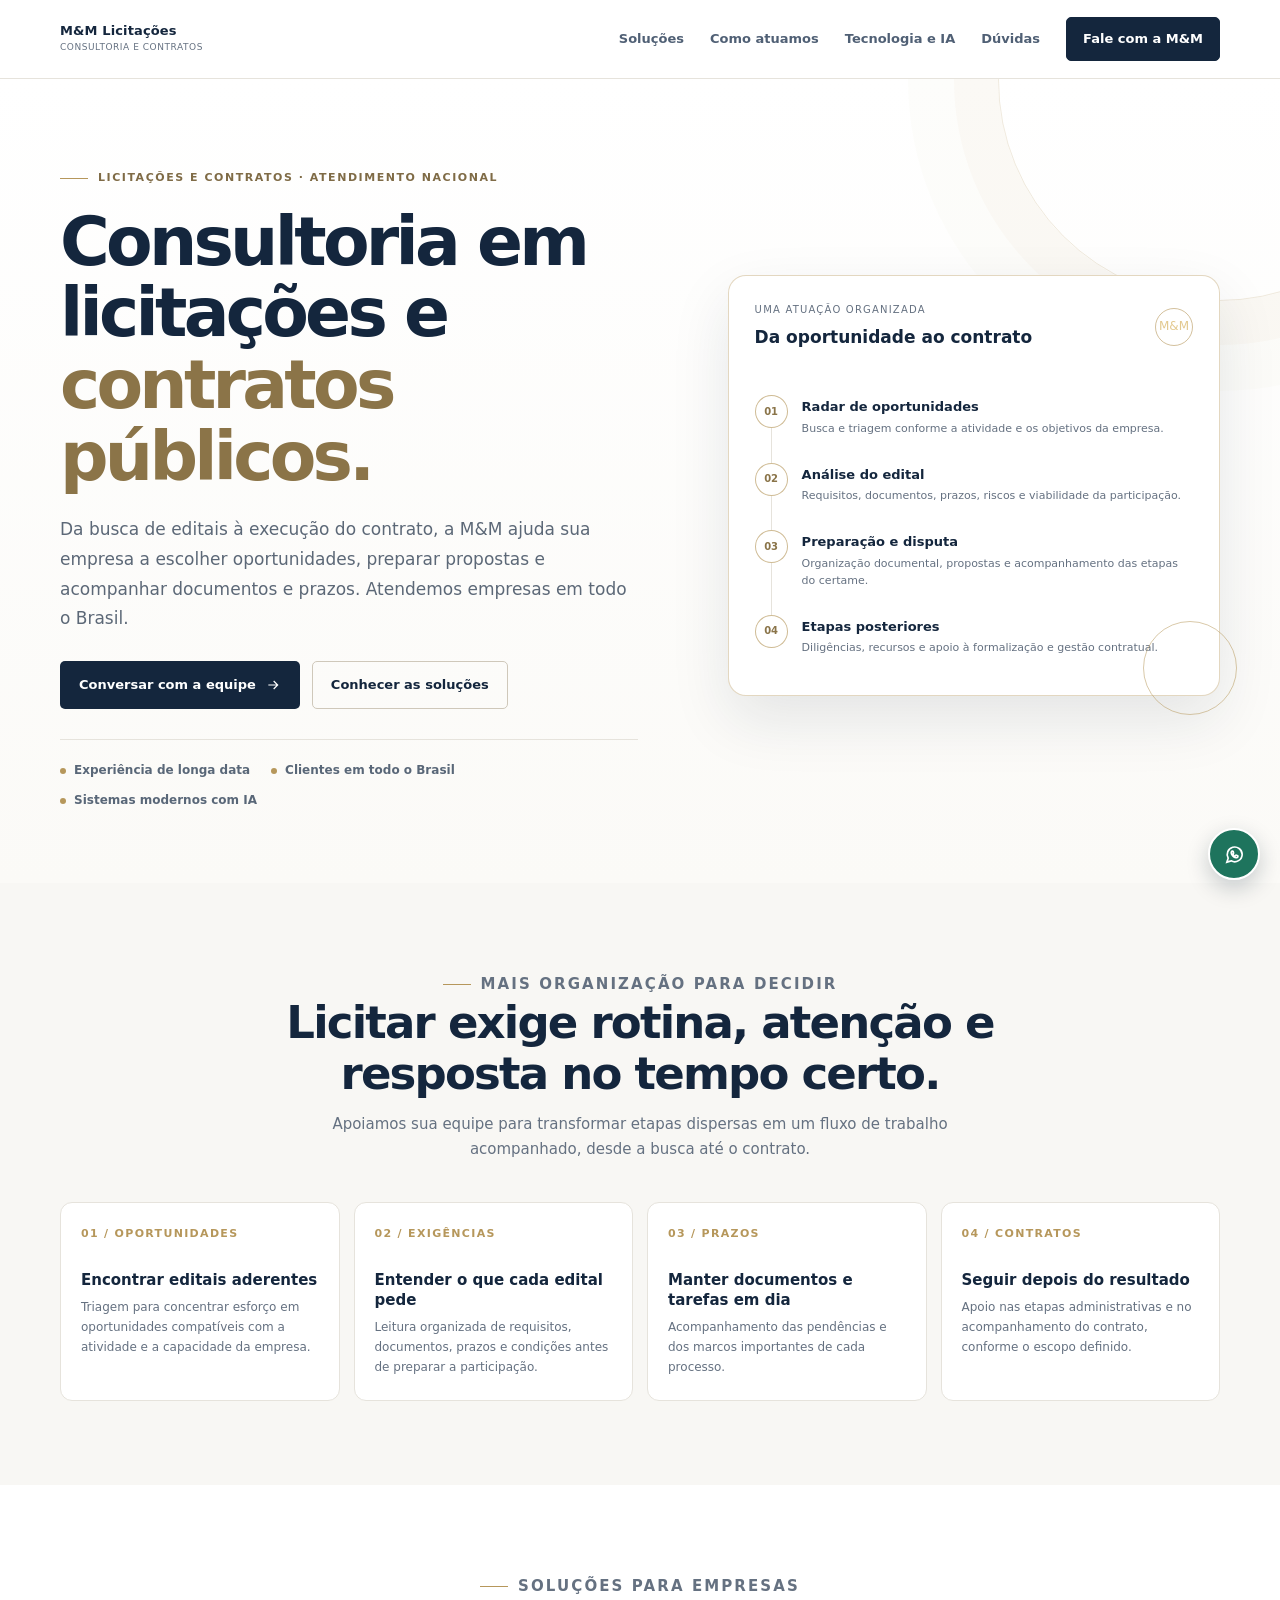
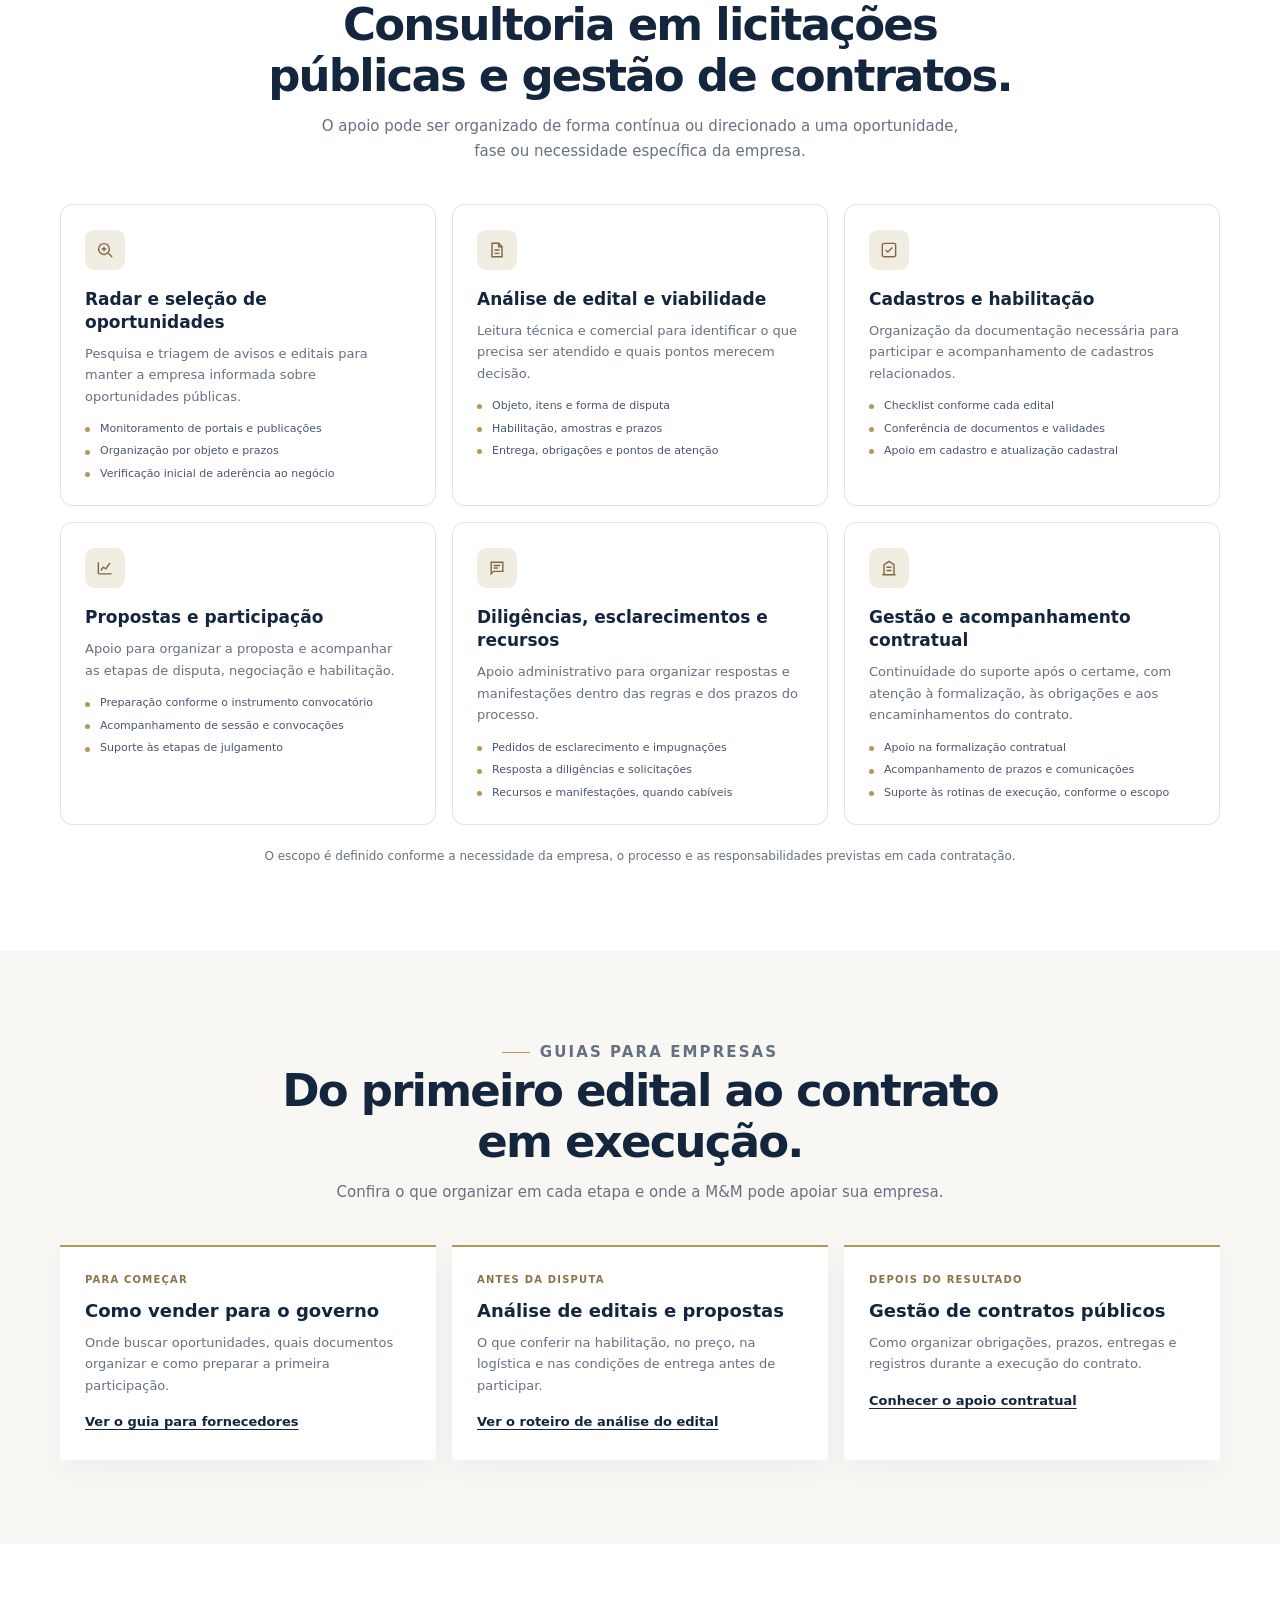
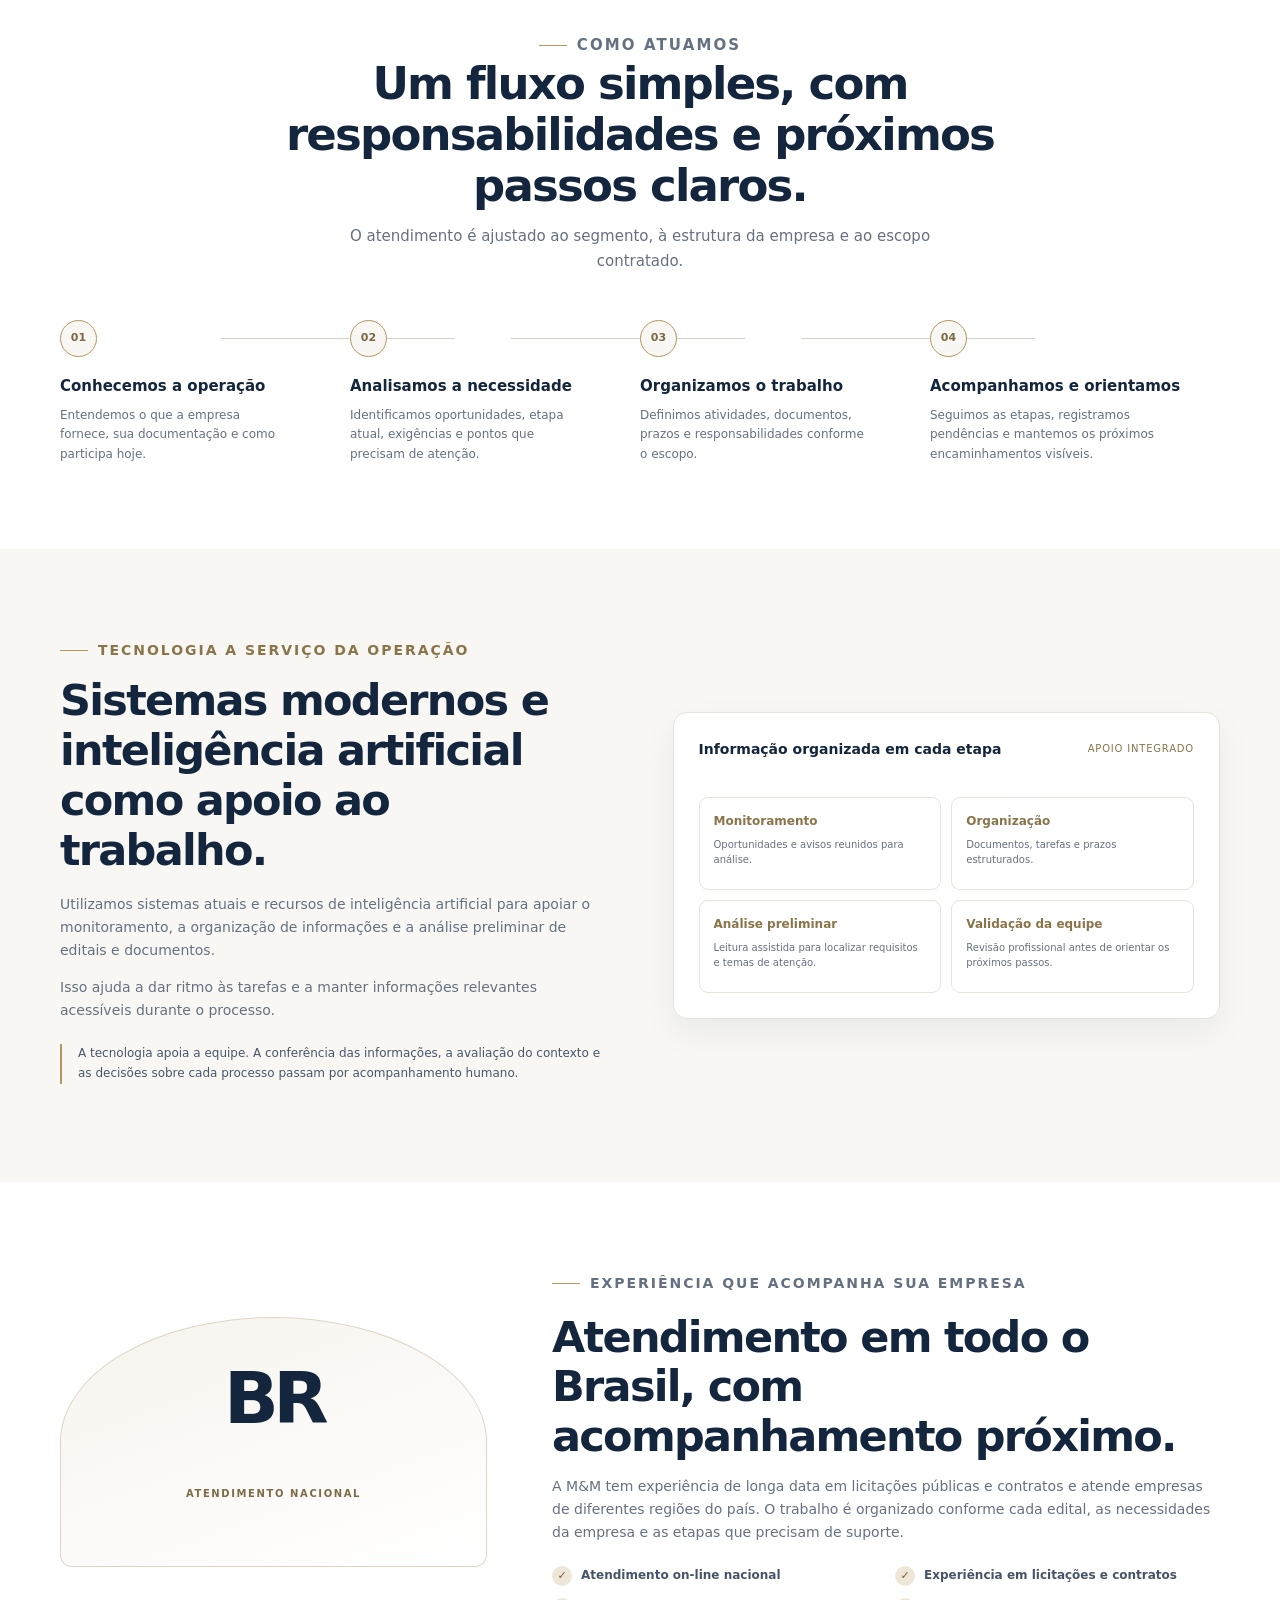
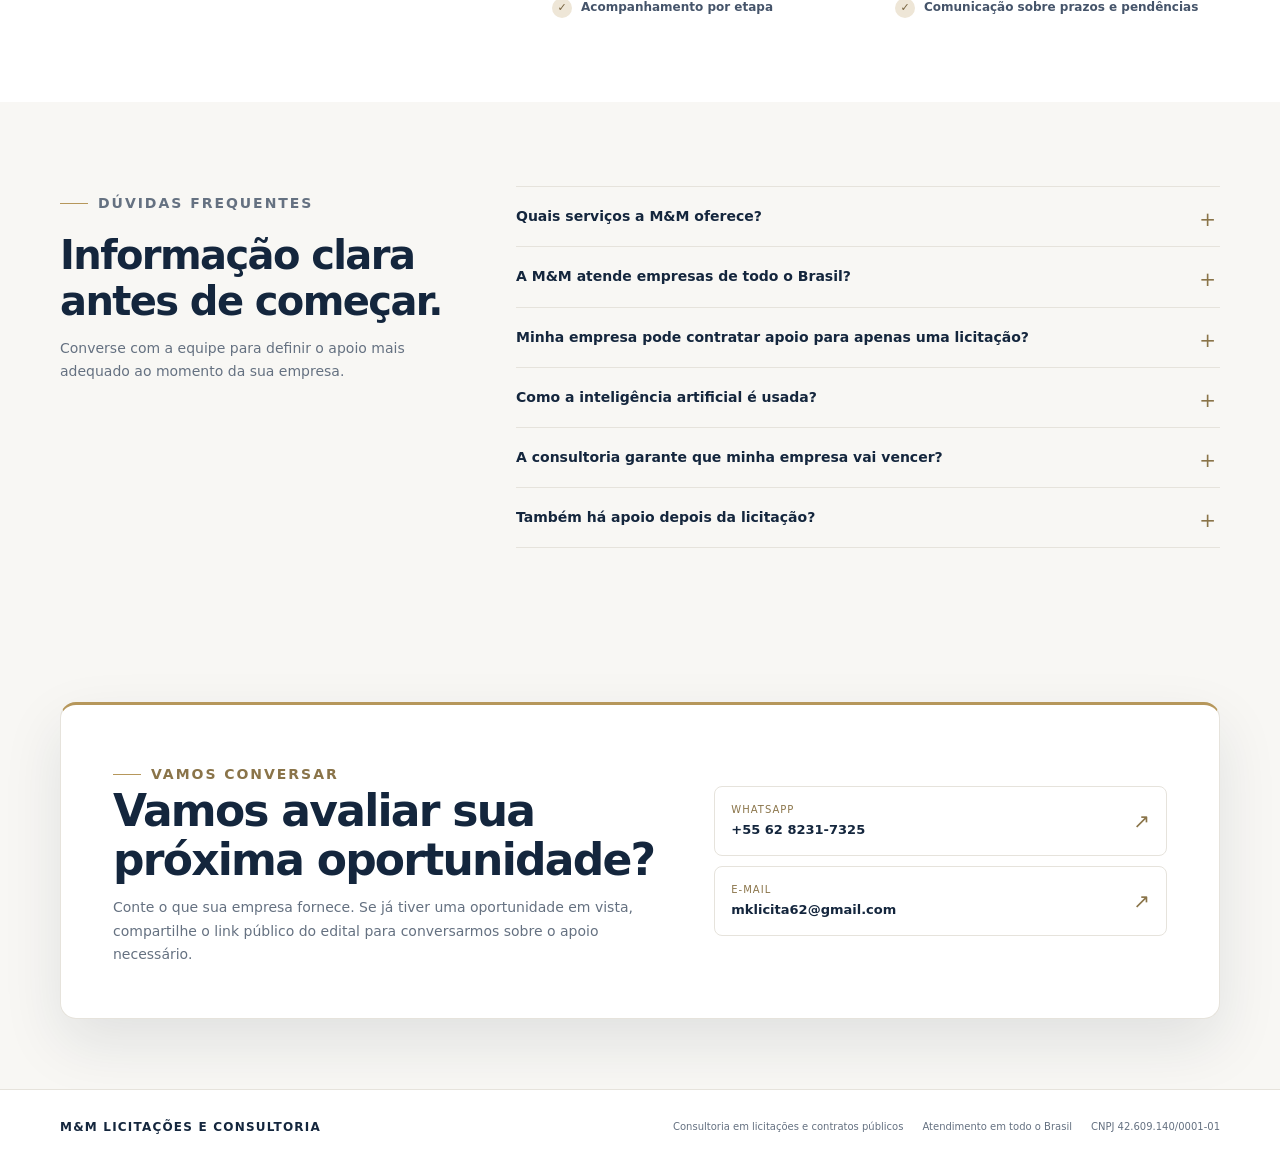
<file: index.html>
<!doctype html>
<html lang="pt-BR">
<head>
  <meta name="google-site-verification" content="YOoUh_ptLXxtfM_Ruo6fTcwFxNC0Xt8iTqIOa-Yw4KQ">
  <meta charset="utf-8">
  <meta name="viewport" content="width=device-width, initial-scale=1">
  <meta name="theme-color" content="#14263d">
  <meta name="description" content="Consultoria em licitações e contratos públicos para empresas de todo o Brasil. Conte com apoio na análise de editais, habilitação, propostas, pregões e execução contratual.">
  <meta name="robots" content="index,follow,max-image-preview:large">
  <meta property="og:type" content="website">
  <meta property="og:site_name" content="M&amp;M Licitações">
  <meta property="og:locale" content="pt_BR">
  <meta property="og:title" content="Consultoria em licitações e contratos públicos | M&amp;M Licitações">
  <meta property="og:description" content="Apoio para empresas em todo o Brasil, da busca de editais à execução de contratos públicos.">
  <meta property="og:url" content="https://mklicita62-debug.github.io/mm-licitacoes-site/">
  <meta name="twitter:card" content="summary">
  <title>Consultoria em Licitações e Contratos Públicos | M&amp;M Licitações</title>
  <link rel="canonical" href="https://mklicita62-debug.github.io/mm-licitacoes-site/">
  <link rel="icon" href="./assets/favicon.svg" type="image/svg+xml">
  <script type="application/ld+json">
  {
    "@context": "https://schema.org",
    "@type": "Organization",
    "@id": "https://mklicita62-debug.github.io/mm-licitacoes-site/#organizacao",
    "name": "M&M Licitações e Consultoria",
    "alternateName": "M&M Licitações",
    "url": "https://mklicita62-debug.github.io/mm-licitacoes-site/",
    "email": "mklicita62@gmail.com",
    "telephone": "+55 62 8231-7325",
    "description": "Consultoria e gestão de licitações públicas e contratos para empresas, com atendimento em todo o Brasil.",
    "areaServed": {"@type": "Country", "name": "Brasil"}
  }
  </script>
  <style>
    :root {
      color-scheme: light;
      --navy: #14263d;
      --navy-2: #203955;
      --ink: #253448;
      --muted: #657181;
      --gold: #b6975b;
      --gold-pale: #eee6d7;
      --paper: #f8f7f4;
      --white: #fff;
      --line: #e6e3dc;
      --shadow: 0 24px 60px rgba(20, 38, 61, .10);
      --radius: 18px;
      --max: 1160px;
    }
    * { box-sizing: border-box; }
    html { scroll-behavior: smooth; }
    body {
      margin: 0;
      color: var(--ink);
      background: var(--white);
      font: 16px/1.65 Inter, ui-sans-serif, system-ui, -apple-system, BlinkMacSystemFont, "Segoe UI", sans-serif;
      text-rendering: optimizeLegibility;
    }
    a { color: inherit; }
    a:focus-visible, button:focus-visible, summary:focus-visible {
      outline: 3px solid var(--gold);
      outline-offset: 4px;
      border-radius: 5px;
    }
    .container { width: min(var(--max), calc(100% - 48px)); margin-inline: auto; }
    .skip-link {
      position: absolute; top: -100px; left: 16px; z-index: 100;
      padding: 10px 14px; background: var(--white); color: var(--navy);
    }
    .skip-link:focus { top: 12px; }
    .site-header { position: relative; z-index: 10; background: rgba(255,255,255,.96); border-bottom: 1px solid var(--line); }
    .nav-wrap { min-height: 78px; display: flex; align-items: center; justify-content: space-between; gap: 28px; }
    .brand { display: inline-flex; align-items: center; gap: 11px; color: var(--navy); text-decoration: none; }
    .brand-label { display: grid; gap: 2px; }
    .brand-label strong { font-size: 13px; letter-spacing: .01em; line-height: 1.2; }
    .brand-label small { color: var(--muted); font-size: 9px; letter-spacing: .06em; text-transform: uppercase; }
    .nav-links { display: flex; align-items: center; gap: 26px; }
    .nav-links a { color: #506075; font-size: 13px; font-weight: 620; text-decoration: none; transition: color .2s ease; }
    .nav-links a:hover { color: var(--navy); }
    .nav-links .nav-cta { padding: 10px 16px; border: 1px solid var(--navy); border-radius: 5px; color: var(--white); background: var(--navy); }
    .nav-links .nav-cta:hover { color: var(--navy); background: var(--white); }
    .menu-toggle { display: none; width: 44px; height: 44px; border: 1px solid var(--line); border-radius: 6px; color: var(--navy); background: var(--white); cursor: pointer; }
    .menu-toggle svg { width: 21px; height: 21px; }
    .hero { position: relative; overflow: hidden; padding: 82px 0 72px; background: linear-gradient(180deg, #fff 0%, #fbfaf7 100%); }
    .hero::before { content: ""; position: absolute; width: 440px; height: 440px; right: -160px; top: -220px; border: 1px solid rgba(182,151,91,.2); border-radius: 50%; box-shadow: 0 0 0 44px rgba(182,151,91,.035), 0 0 0 90px rgba(182,151,91,.025); }
    .hero-grid { position: relative; display: grid; grid-template-columns: 1.08fr .92fr; align-items: center; gap: clamp(42px, 7vw, 96px); }
    .eyebrow { display: inline-flex; align-items: center; gap: 10px; margin: 0 0 18px; color: #7f6b46; font-size: 11px; font-weight: 750; letter-spacing: .14em; text-transform: uppercase; }
    .eyebrow::before { content: ""; width: 28px; height: 1px; background: var(--gold); }
    h1, h2, h3, p { margin-top: 0; }
    h1 { max-width: 700px; margin-bottom: 22px; color: var(--navy); font-size: clamp(42px, 5.3vw, 68px); line-height: 1.06; letter-spacing: -.055em; font-weight: 680; }
    h1 em { color: #8b7448; font-style: normal; }
    .hero-copy { max-width: 620px; margin-bottom: 27px; color: #5c6877; font-size: 17px; line-height: 1.75; }
    .button-row { display: flex; flex-wrap: wrap; gap: 12px; align-items: center; }
    .button { display: inline-flex; min-height: 48px; align-items: center; justify-content: center; gap: 9px; padding: 12px 18px; border: 1px solid transparent; border-radius: 5px; font-size: 13px; font-weight: 700; text-decoration: none; transition: transform .2s ease, background .2s ease, border-color .2s ease; }
    .button:hover { transform: translateY(-2px); }
    .button-primary { color: var(--white); background: var(--navy); }
    .button-primary:hover { background: var(--navy-2); }
    .button-secondary { border-color: #cfc8ba; color: var(--navy); background: transparent; }
    .button-secondary:hover { border-color: var(--navy); background: var(--white); }
    .button svg { width: 16px; height: 16px; }
    .hero-trust { display: flex; flex-wrap: wrap; gap: 10px 21px; margin-top: 30px; padding-top: 21px; border-top: 1px solid var(--line); color: #596778; font-size: 12px; font-weight: 620; }
    .hero-trust span { display: inline-flex; align-items: center; gap: 8px; }
    .hero-trust span::before { content: ""; width: 6px; height: 6px; border-radius: 50%; background: var(--gold); }
    .journey-card { position: relative; padding: 26px; border: 1px solid rgba(182,151,91,.38); border-radius: var(--radius); color: var(--ink); background: var(--white); box-shadow: var(--shadow); }
    .journey-card::after { content: ""; position: absolute; width: 92px; height: 92px; right: -18px; bottom: -20px; border: 1px solid rgba(182,151,91,.52); border-radius: 50%; pointer-events: none; }
    .journey-top { display: flex; justify-content: space-between; align-items: center; gap: 18px; padding-bottom: 19px; border-bottom: 1px solid rgba(255,255,255,.14); }
    .journey-top small { display: block; margin-bottom: 4px; color: var(--muted); font-size: 10px; letter-spacing: .12em; text-transform: uppercase; }
    .journey-top strong { color: var(--navy); font-size: 17px; font-weight: 650; }
    .journey-index { display: grid; place-items: center; width: 38px; height: 38px; border: 1px solid rgba(182,151,91,.6); border-radius: 50%; color: #e3c98f; font-size: 12px; }
    .journey-list { position: relative; display: grid; gap: 0; padding-top: 11px; }
    .journey-list::before { content: ""; position: absolute; top: 31px; bottom: 31px; left: 16px; width: 1px; background: var(--line); }
    .journey-step { position: relative; display: grid; grid-template-columns: 34px 1fr; gap: 13px; padding: 13px 0; }
    .journey-num { z-index: 1; display: grid; place-items: center; width: 33px; height: 33px; border: 1px solid rgba(182,151,91,.65); border-radius: 50%; color: #8a7449; background: var(--white); font-size: 10px; font-weight: 700; }
    .journey-step strong { display: block; margin: 1px 0 2px; color: var(--navy); font-size: 13px; }
    .journey-step p { margin: 0; color: var(--muted); font-size: 11px; line-height: 1.55; }
    .section { padding: 84px 0; }
    .section-paper { background: var(--paper); }
    .section-heading { max-width: 750px; margin: 0 auto 40px; text-align: center; }
    .section-heading .eyebrow { justify-content: center; }
    .section-heading h2 { margin-bottom: 13px; color: var(--navy); font-size: clamp(30px, 3.7vw, 45px); line-height: 1.14; letter-spacing: -.04em; font-weight: 660; }
    .section-heading p { margin: 0 auto; max-width: 660px; color: var(--muted); font-size: 15px; }
    .problem-grid { display: grid; grid-template-columns: repeat(4, 1fr); gap: 14px; }
    .problem-card { min-height: 188px; padding: 22px 20px; border: 1px solid var(--line); border-radius: 12px; background: var(--white); }
    .problem-num { display: block; margin-bottom: 27px; color: var(--gold); font-size: 11px; font-weight: 750; letter-spacing: .12em; }
    .problem-card h3 { margin-bottom: 8px; color: var(--navy); font-size: 15px; line-height: 1.35; }
    .problem-card p { margin: 0; color: var(--muted); font-size: 12px; line-height: 1.65; }
    .solutions-grid { display: grid; grid-template-columns: repeat(3, 1fr); gap: 16px; }
    .solution-card { position: relative; min-height: 264px; padding: 25px 24px 23px; overflow: hidden; border: 1px solid var(--line); border-radius: 12px; background: var(--white); transition: transform .2s ease, box-shadow .2s ease, border-color .2s ease; }
    .solution-card:hover { transform: translateY(-3px); border-color: #d1c29f; box-shadow: 0 16px 35px rgba(20,38,61,.08); }
    .solution-symbol { display: grid; place-items: center; width: 40px; height: 40px; margin-bottom: 18px; border-radius: 9px; color: #7f6940; background: #f2ede3; }
    .solution-symbol svg { width: 20px; height: 20px; }
    .solution-card h3 { margin-bottom: 9px; color: var(--navy); font-size: 17px; line-height: 1.35; }
    .solution-card p { margin-bottom: 14px; color: var(--muted); font-size: 13px; line-height: 1.65; }
    .solution-card ul { display: grid; gap: 6px; margin: 0; padding: 0; list-style: none; }
    .solution-card li { position: relative; padding-left: 15px; color: #48566a; font-size: 11px; line-height: 1.5; }
    .solution-card li::before { content: ""; position: absolute; left: 0; top: .58em; width: 5px; height: 5px; border-radius: 50%; background: var(--gold); }
    .solution-note { margin: 22px 0 0; color: var(--muted); text-align: center; font-size: 12px; }
    .moment-grid { display: grid; grid-template-columns: repeat(3, 1fr); gap: 16px; }
    .moment-card { padding: 25px; border-top: 2px solid var(--gold); background: var(--white); box-shadow: 0 10px 26px rgba(20,38,61,.045); }
    .moment-card small { display: block; margin-bottom: 10px; color: #8a7449; font-size: 10px; font-weight: 750; letter-spacing: .12em; text-transform: uppercase; }
    .moment-card h3 { margin-bottom: 9px; color: var(--navy); font-size: 18px; line-height: 1.35; }
    .moment-card p { margin: 0; color: var(--muted); font-size: 13px; }
    .moment-card a { display: inline-block; margin-top: 15px; color: var(--navy); font-size: 13px; font-weight: 700; text-underline-offset: .22em; }
    .steps { display: grid; grid-template-columns: repeat(4, 1fr); gap: 0; margin-top: 46px; }
    .step { position: relative; padding: 0 24px 0 0; }
    .step:not(:last-child)::after { content: ""; position: absolute; top: 18px; right: 12px; width: calc(100% - 56px); height: 1px; transform: translateX(50%); background: #d7d2c9; }
    .step-number { position: relative; z-index: 1; display: grid; place-items: center; width: 37px; height: 37px; margin-bottom: 17px; border: 1px solid var(--gold); border-radius: 50%; color: #7b6742; background: var(--paper); font-size: 11px; font-weight: 750; }
    .step h3 { margin-bottom: 7px; color: var(--navy); font-size: 15px; }
    .step p { max-width: 230px; margin: 0; color: var(--muted); font-size: 12px; line-height: 1.65; }
    .tech-layout { display: grid; grid-template-columns: 1fr 1fr; align-items: center; gap: 65px; }
    .tech-copy .eyebrow { color: #8a7449; }
    .tech-copy h2 { margin-bottom: 17px; color: var(--navy); font-size: clamp(30px, 3.6vw, 43px); line-height: 1.16; letter-spacing: -.04em; font-weight: 650; }
    .tech-copy p { max-width: 570px; margin-bottom: 14px; color: var(--muted); font-size: 14px; }
    .tech-copy .tech-note { margin-top: 22px; padding-left: 16px; border-left: 2px solid var(--gold); color: #48566a; font-size: 12px; }
    .tech-panel { padding: 25px; border: 1px solid var(--line); border-radius: 14px; background: var(--white); box-shadow: 0 14px 34px rgba(20,38,61,.06); }
    .tech-panel-head { display: flex; align-items: center; justify-content: space-between; gap: 15px; padding-bottom: 18px; border-bottom: 1px solid rgba(255,255,255,.14); }
    .tech-panel-head strong { color: var(--navy); font-size: 14px; }
    .tech-panel-head span { color: #8a7449; font-size: 10px; letter-spacing: .08em; text-transform: uppercase; }
    .tech-items { display: grid; grid-template-columns: 1fr 1fr; gap: 10px; margin-top: 17px; }
    .tech-item { min-height: 93px; padding: 14px; border: 1px solid var(--line); border-radius: 9px; }
    .tech-item b { display: block; margin-bottom: 5px; color: #8a7449; font-size: 12px; }
    .tech-item span { display: block; color: var(--muted); font-size: 10px; line-height: 1.55; }
    .experience-grid { display: grid; grid-template-columns: .78fr 1.22fr; align-items: center; gap: 65px; }
    .experience-mark { display: grid; place-items: center; min-height: 250px; border: 1px solid #ded5c4; border-radius: 50% 50% 12px 12px; color: var(--navy); background: linear-gradient(160deg, #f7f4ed, #fff); }
    .experience-mark strong { font-size: 72px; line-height: 1; letter-spacing: -.08em; font-weight: 650; }
    .experience-mark small { margin-top: -55px; color: #7d6b48; font-size: 10px; font-weight: 750; letter-spacing: .16em; text-transform: uppercase; }
    .experience-copy h2 { margin-bottom: 14px; color: var(--navy); font-size: clamp(30px, 3.7vw, 43px); line-height: 1.15; letter-spacing: -.04em; font-weight: 660; }
    .experience-copy p { color: var(--muted); font-size: 14px; }
    .experience-points { display: grid; grid-template-columns: 1fr 1fr; gap: 12px 18px; margin-top: 22px; }
    .experience-points span { display: flex; align-items: center; gap: 9px; color: #45546a; font-size: 12px; font-weight: 650; }
    .experience-points span::before { content: "✓"; display: grid; place-items: center; width: 20px; height: 20px; flex: 0 0 20px; border-radius: 50%; color: #77633f; background: var(--gold-pale); font-size: 11px; }
    .faq-grid { display: grid; grid-template-columns: .72fr 1.28fr; gap: 60px; align-items: start; }
    .faq-intro h2 { margin-bottom: 12px; color: var(--navy); font-size: clamp(29px, 3.5vw, 40px); line-height: 1.14; letter-spacing: -.04em; }
    .faq-intro p { color: var(--muted); font-size: 14px; }
    .faq-list { border-top: 1px solid var(--line); }
    details { border-bottom: 1px solid var(--line); }
    summary { position: relative; padding: 18px 34px 18px 0; color: var(--navy); font-size: 14px; font-weight: 680; list-style: none; cursor: pointer; }
    summary::-webkit-details-marker { display: none; }
    summary::after { content: "+"; position: absolute; right: 4px; top: 16px; color: #8a7449; font-size: 20px; font-weight: 400; }
    details[open] summary::after { content: "−"; }
    details p { max-width: 680px; margin: -3px 30px 18px 0; color: var(--muted); font-size: 13px; }
    .contact-section { padding: 70px 0; color: var(--white); background: #f8f7f4; }
    .contact-box { display: grid; grid-template-columns: 1.1fr .9fr; align-items: center; gap: 48px; padding: clamp(28px, 5vw, 52px); border: 1px solid var(--line); border-top: 3px solid var(--gold); border-radius: 16px; color: var(--navy); background: var(--white); box-shadow: var(--shadow); }
    .contact-box .eyebrow { color: #8a7449; }
    .contact-box h2 { max-width: 570px; margin-bottom: 12px; color: var(--navy); font-size: clamp(30px, 4vw, 44px); line-height: 1.12; letter-spacing: -.04em; font-weight: 650; }
    .contact-box p { max-width: 560px; margin-bottom: 0; color: var(--muted); font-size: 14px; }
    .contact-actions { display: grid; gap: 10px; }
    .contact-link { display: flex; align-items: center; justify-content: space-between; gap: 14px; padding: 15px 16px; border: 1px solid var(--line); border-radius: 8px; color: var(--navy); text-decoration: none; transition: background .2s ease, border-color .2s ease; }
    .contact-link:hover { border-color: rgba(182,151,91,.7); background: var(--paper); }
    .contact-link small { display: block; color: #8a7449; font-size: 10px; letter-spacing: .1em; text-transform: uppercase; }
    .contact-link strong { display: block; font-size: 13px; font-weight: 620; }
    .contact-link .arrow { color: #8a7449; font-size: 20px; }
    .site-footer { padding: 28px 0; border-top: 1px solid var(--line); background: var(--white); }
    .footer-wrap { display: flex; align-items: center; justify-content: space-between; gap: 24px; }
    .footer-brand { color: var(--navy); font-size: 12px; font-weight: 750; letter-spacing: .1em; }
    .footer-meta { display: flex; flex-wrap: wrap; justify-content: flex-end; gap: 8px 19px; color: var(--muted); font-size: 10px; }
    .whatsapp-float { position: fixed; z-index: 8; right: 20px; bottom: 20px; display: grid; place-items: center; width: 52px; height: 52px; border: 2px solid var(--white); border-radius: 50%; color: var(--white); background: #1e745d; box-shadow: 0 8px 22px rgba(15,38,48,.22); text-decoration: none; }
    .whatsapp-float svg { width: 23px; height: 23px; }
    .whatsapp-float:hover { background: #155b49; }
    @media (max-width: 900px) {
      .nav-links { gap: 17px; }
      .hero { padding-top: 64px; }
      .hero-grid { gap: 38px; }
      .problem-grid { grid-template-columns: repeat(2, 1fr); }
      .solutions-grid { grid-template-columns: repeat(2, 1fr); }
      .tech-layout, .experience-grid { gap: 38px; }
      .faq-grid { gap: 36px; }
    }
    @media (max-width: 700px) {
      .container { width: min(var(--max), calc(100% - 36px)); }
      .nav-wrap { min-height: 70px; }
      .menu-toggle { display: inline-flex; align-items: center; justify-content: center; }
      .nav-links { position: absolute; top: 69px; right: 0; left: 0; display: none; align-items: stretch; gap: 0; padding: 10px 18px 18px; border-bottom: 1px solid var(--line); background: var(--white); box-shadow: 0 12px 20px rgba(20,38,61,.08); }
      .nav-links.is-open { display: grid; }
      .nav-links a { padding: 12px 4px; border-bottom: 1px solid #f0eee9; }
      .nav-links .nav-cta { margin-top: 10px; padding: 12px 14px; border-bottom: 0; text-align: center; }
      .hero { padding: 55px 0 52px; }
      .hero-grid { grid-template-columns: 1fr; gap: 34px; }
      h1 { max-width: 560px; font-size: clamp(40px, 11vw, 58px); }
      .hero-copy { font-size: 15px; }
      .journey-card { max-width: 520px; }
      .section { padding: 64px 0; }
      .section-heading { margin-bottom: 30px; }
      .problem-grid, .solutions-grid, .moment-grid { grid-template-columns: 1fr; }
      .problem-card { min-height: auto; }
      .problem-num { margin-bottom: 14px; }
      .solution-card { min-height: auto; }
      .steps { grid-template-columns: 1fr; gap: 20px; margin-top: 34px; }
      .step { display: grid; grid-template-columns: 42px 1fr; column-gap: 14px; padding: 0; }
      .step:not(:last-child)::after { top: 41px; bottom: -16px; left: 18px; right: auto; width: 1px; height: auto; transform: none; }
      .step-number { grid-row: span 2; margin: 0; }
      .step h3 { margin: 2px 0 4px; }
      .step p { max-width: none; }
      .tech-layout, .experience-grid, .faq-grid, .contact-box { grid-template-columns: 1fr; gap: 28px; }
      .experience-mark { min-height: 190px; max-width: 360px; margin: 0 auto; }
      .experience-mark strong { font-size: 60px; }
      .experience-mark small { margin-top: -45px; }
      .faq-grid { gap: 20px; }
      .contact-section { padding: 52px 0; }
      .contact-box { padding: 27px 22px; }
      .footer-wrap { align-items: flex-start; flex-direction: column; gap: 12px; }
      .footer-meta { justify-content: flex-start; }
      .whatsapp-float { right: 14px; bottom: 14px; width: 48px; height: 48px; }
    }
    @media (prefers-reduced-motion: reduce) {
      html { scroll-behavior: auto; }
      *, *::before, *::after { transition-duration: .01ms !important; animation-duration: .01ms !important; animation-iteration-count: 1 !important; }
    }
  </style>
</head>
<body>
  <a class="skip-link" href="#conteudo">Pular para o conteúdo</a>
  <header class="site-header">
    <div class="container nav-wrap">
      <a class="brand" href="#inicio" aria-label="M&M Licitações e Consultoria, início">
        <span class="brand-label"><strong>M&amp;M Licitações</strong><small>Consultoria e contratos</small></span>
      </a>
      <button class="menu-toggle" type="button" aria-expanded="false" aria-controls="menu-principal" aria-label="Abrir menu">
        <svg viewBox="0 0 24 24" fill="none" stroke="currentColor" stroke-width="1.8" aria-hidden="true"><path d="M4 7h16M4 12h16M4 17h16"/></svg>
      </button>
      <nav class="nav-links" id="menu-principal" aria-label="Navegação principal">
        <a href="#solucoes">Soluções</a>
        <a href="#como-funciona">Como atuamos</a>
        <a href="#tecnologia">Tecnologia e IA</a>
        <a href="#duvidas">Dúvidas</a>
        <a class="nav-cta" href="#contato">Fale com a M&amp;M</a>
      </nav>
    </div>
  </header>

  <main id="conteudo">
    <section class="hero" id="inicio">
      <div class="container hero-grid">
        <div>
          <p class="eyebrow">Licitações e contratos · atendimento nacional</p>
          <h1>Consultoria em licitações e <em>contratos públicos.</em></h1>
          <p class="hero-copy">Da busca de editais à execução do contrato, a M&amp;M ajuda sua empresa a escolher oportunidades, preparar propostas e acompanhar documentos e prazos. Atendemos empresas em todo o Brasil.</p>
          <div class="button-row">
            <a class="button button-primary" href="https://wa.me/556282317325?text=Ol%C3%A1%2C%20quero%20conhecer%20as%20solu%C3%A7%C3%B5es%20da%20M%26M%20Licita%C3%A7%C3%B5es." target="_blank" rel="noopener noreferrer">
              Conversar com a equipe
              <svg viewBox="0 0 24 24" fill="none" stroke="currentColor" stroke-width="1.8" aria-hidden="true"><path d="M5 12h13M13 6l6 6-6 6"/></svg>
            </a>
            <a class="button button-secondary" href="#solucoes">Conhecer as soluções</a>
          </div>
          <div class="hero-trust" aria-label="Diferenciais">
            <span>Experiência de longa data</span>
            <span>Clientes em todo o Brasil</span>
            <span>Sistemas modernos com IA</span>
          </div>
        </div>
        <aside class="journey-card" aria-label="Etapas de acompanhamento">
          <div class="journey-top">
            <div><small>Uma atuação organizada</small><strong>Da oportunidade ao contrato</strong></div>
            <span class="journey-index">M&amp;M</span>
          </div>
          <div class="journey-list">
            <div class="journey-step"><span class="journey-num">01</span><div><strong>Radar de oportunidades</strong><p>Busca e triagem conforme a atividade e os objetivos da empresa.</p></div></div>
            <div class="journey-step"><span class="journey-num">02</span><div><strong>Análise do edital</strong><p>Requisitos, documentos, prazos, riscos e viabilidade da participação.</p></div></div>
            <div class="journey-step"><span class="journey-num">03</span><div><strong>Preparação e disputa</strong><p>Organização documental, propostas e acompanhamento das etapas do certame.</p></div></div>
            <div class="journey-step"><span class="journey-num">04</span><div><strong>Etapas posteriores</strong><p>Diligências, recursos e apoio à formalização e gestão contratual.</p></div></div>
          </div>
        </aside>
      </div>
    </section>

    <section class="section section-paper" id="desafios">
      <div class="container">
        <div class="section-heading">
          <p class="eyebrow">Mais organização para decidir</p>
          <h2>Licitar exige rotina, atenção e resposta no tempo certo.</h2>
          <p>Apoiamos sua equipe para transformar etapas dispersas em um fluxo de trabalho acompanhado, desde a busca até o contrato.</p>
        </div>
        <div class="problem-grid">
          <article class="problem-card"><span class="problem-num">01 / OPORTUNIDADES</span><h3>Encontrar editais aderentes</h3><p>Triagem para concentrar esforço em oportunidades compatíveis com a atividade e a capacidade da empresa.</p></article>
          <article class="problem-card"><span class="problem-num">02 / EXIGÊNCIAS</span><h3>Entender o que cada edital pede</h3><p>Leitura organizada de requisitos, documentos, prazos e condições antes de preparar a participação.</p></article>
          <article class="problem-card"><span class="problem-num">03 / PRAZOS</span><h3>Manter documentos e tarefas em dia</h3><p>Acompanhamento das pendências e dos marcos importantes de cada processo.</p></article>
          <article class="problem-card"><span class="problem-num">04 / CONTRATOS</span><h3>Seguir depois do resultado</h3><p>Apoio nas etapas administrativas e no acompanhamento do contrato, conforme o escopo definido.</p></article>
        </div>
      </div>
    </section>

    <section class="section" id="solucoes">
      <div class="container">
        <div class="section-heading">
          <p class="eyebrow">Soluções para empresas</p>
          <h2>Consultoria em licitações públicas e gestão de contratos.</h2>
          <p>O apoio pode ser organizado de forma contínua ou direcionado a uma oportunidade, fase ou necessidade específica da empresa.</p>
        </div>
        <div class="solutions-grid">
          <article class="solution-card">
            <span class="solution-symbol" aria-hidden="true"><svg viewBox="0 0 24 24" fill="none" stroke="currentColor" stroke-width="1.7"><circle cx="10.8" cy="10.8" r="6.5"/><path d="m16 16 4.5 4.5M8 10.8h5.6M10.8 8v5.6"/></svg></span>
            <h3>Radar e seleção de oportunidades</h3>
            <p>Pesquisa e triagem de avisos e editais para manter a empresa informada sobre oportunidades públicas.</p>
            <ul><li>Monitoramento de portais e publicações</li><li>Organização por objeto e prazos</li><li>Verificação inicial de aderência ao negócio</li></ul>
          </article>
          <article class="solution-card">
            <span class="solution-symbol" aria-hidden="true"><svg viewBox="0 0 24 24" fill="none" stroke="currentColor" stroke-width="1.7"><path d="M6 3.8h8l4 4V20H6z"/><path d="M14 4v4h4M9 12h6M9 16h6"/></svg></span>
            <h3>Análise de edital e viabilidade</h3>
            <p>Leitura técnica e comercial para identificar o que precisa ser atendido e quais pontos merecem decisão.</p>
            <ul><li>Objeto, itens e forma de disputa</li><li>Habilitação, amostras e prazos</li><li>Entrega, obrigações e pontos de atenção</li></ul>
          </article>
          <article class="solution-card">
            <span class="solution-symbol" aria-hidden="true"><svg viewBox="0 0 24 24" fill="none" stroke="currentColor" stroke-width="1.7"><rect x="4" y="4" width="16" height="16" rx="2"/><path d="m8 12 2.5 2.5L16 9"/></svg></span>
            <h3>Cadastros e habilitação</h3>
            <p>Organização da documentação necessária para participar e acompanhamento de cadastros relacionados.</p>
            <ul><li>Checklist conforme cada edital</li><li>Conferência de documentos e validades</li><li>Apoio em cadastro e atualização cadastral</li></ul>
          </article>
          <article class="solution-card">
            <span class="solution-symbol" aria-hidden="true"><svg viewBox="0 0 24 24" fill="none" stroke="currentColor" stroke-width="1.7"><path d="M4 19V5M4 19h16"/><path d="m7 15 3-4 3 2 5-7"/></svg></span>
            <h3>Propostas e participação</h3>
            <p>Apoio para organizar a proposta e acompanhar as etapas de disputa, negociação e habilitação.</p>
            <ul><li>Preparação conforme o instrumento convocatório</li><li>Acompanhamento de sessão e convocações</li><li>Suporte às etapas de julgamento</li></ul>
          </article>
          <article class="solution-card">
            <span class="solution-symbol" aria-hidden="true"><svg viewBox="0 0 24 24" fill="none" stroke="currentColor" stroke-width="1.7"><path d="M5 5h14v11H8l-3 3z"/><path d="M8 9h8M8 12h5"/></svg></span>
            <h3>Diligências, esclarecimentos e recursos</h3>
            <p>Apoio administrativo para organizar respostas e manifestações dentro das regras e dos prazos do processo.</p>
            <ul><li>Pedidos de esclarecimento e impugnações</li><li>Resposta a diligências e solicitações</li><li>Recursos e manifestações, quando cabíveis</li></ul>
          </article>
          <article class="solution-card">
            <span class="solution-symbol" aria-hidden="true"><svg viewBox="0 0 24 24" fill="none" stroke="currentColor" stroke-width="1.7"><path d="M4 20h16M6 20V8l6-4 6 4v12"/><path d="M9 11h6M9 15h6"/></svg></span>
            <h3>Gestão e acompanhamento contratual</h3>
            <p>Continuidade do suporte após o certame, com atenção à formalização, às obrigações e aos encaminhamentos do contrato.</p>
            <ul><li>Apoio na formalização contratual</li><li>Acompanhamento de prazos e comunicações</li><li>Suporte às rotinas de execução, conforme o escopo</li></ul>
          </article>
        </div>
        <p class="solution-note">O escopo é definido conforme a necessidade da empresa, o processo e as responsabilidades previstas em cada contratação.</p>
      </div>
    </section>

    <section class="section section-paper" id="momentos">
      <div class="container">
        <div class="section-heading">
          <p class="eyebrow">Guias para empresas</p>
          <h2>Do primeiro edital ao contrato em execução.</h2>
          <p>Confira o que organizar em cada etapa e onde a M&amp;M pode apoiar sua empresa.</p>
        </div>
        <div class="moment-grid">
          <article class="moment-card"><small>Para começar</small><h3>Como vender para o governo</h3><p>Onde buscar oportunidades, quais documentos organizar e como preparar a primeira participação.</p><a href="./como-vender-para-o-governo/">Ver o guia para fornecedores</a></article>
          <article class="moment-card"><small>Antes da disputa</small><h3>Análise de editais e propostas</h3><p>O que conferir na habilitação, no preço, na logística e nas condições de entrega antes de participar.</p><a href="./analise-de-editais/">Ver o roteiro de análise do edital</a></article>
          <article class="moment-card"><small>Depois do resultado</small><h3>Gestão de contratos públicos</h3><p>Como organizar obrigações, prazos, entregas e registros durante a execução do contrato.</p><a href="./gestao-de-contratos-publicos/">Conhecer o apoio contratual</a></article>
        </div>
      </div>
    </section>

    <section class="section" id="como-funciona">
      <div class="container">
        <div class="section-heading">
          <p class="eyebrow">Como atuamos</p>
          <h2>Um fluxo simples, com responsabilidades e próximos passos claros.</h2>
          <p>O atendimento é ajustado ao segmento, à estrutura da empresa e ao escopo contratado.</p>
        </div>
        <div class="steps">
          <article class="step"><span class="step-number">01</span><h3>Conhecemos a operação</h3><p>Entendemos o que a empresa fornece, sua documentação e como participa hoje.</p></article>
          <article class="step"><span class="step-number">02</span><h3>Analisamos a necessidade</h3><p>Identificamos oportunidades, etapa atual, exigências e pontos que precisam de atenção.</p></article>
          <article class="step"><span class="step-number">03</span><h3>Organizamos o trabalho</h3><p>Definimos atividades, documentos, prazos e responsabilidades conforme o escopo.</p></article>
          <article class="step"><span class="step-number">04</span><h3>Acompanhamos e orientamos</h3><p>Seguimos as etapas, registramos pendências e mantemos os próximos encaminhamentos visíveis.</p></article>
        </div>
      </div>
    </section>

    <section class="section section-paper" id="tecnologia">
      <div class="container tech-layout">
        <div class="tech-copy">
          <p class="eyebrow">Tecnologia a serviço da operação</p>
          <h2>Sistemas modernos e inteligência artificial como apoio ao trabalho.</h2>
          <p>Utilizamos sistemas atuais e recursos de inteligência artificial para apoiar o monitoramento, a organização de informações e a análise preliminar de editais e documentos.</p>
          <p>Isso ajuda a dar ritmo às tarefas e a manter informações relevantes acessíveis durante o processo.</p>
          <p class="tech-note">A tecnologia apoia a equipe. A conferência das informações, a avaliação do contexto e as decisões sobre cada processo passam por acompanhamento humano.</p>
        </div>
        <div class="tech-panel" aria-label="Aplicações da tecnologia no fluxo de trabalho">
          <div class="tech-panel-head"><strong>Informação organizada em cada etapa</strong><span>apoio integrado</span></div>
          <div class="tech-items">
            <div class="tech-item"><b>Monitoramento</b><span>Oportunidades e avisos reunidos para análise.</span></div>
            <div class="tech-item"><b>Organização</b><span>Documentos, tarefas e prazos estruturados.</span></div>
            <div class="tech-item"><b>Análise preliminar</b><span>Leitura assistida para localizar requisitos e temas de atenção.</span></div>
            <div class="tech-item"><b>Validação da equipe</b><span>Revisão profissional antes de orientar os próximos passos.</span></div>
          </div>
        </div>
      </div>
    </section>

    <section class="section" id="experiencia">
      <div class="container experience-grid">
        <div class="experience-mark" aria-label="Atendimento em todo o Brasil"><strong>BR</strong><small>atendimento nacional</small></div>
        <div class="experience-copy">
          <p class="eyebrow">Experiência que acompanha sua empresa</p>
          <h2>Atendimento em todo o Brasil, com acompanhamento próximo.</h2>
          <p>A M&amp;M tem experiência de longa data em licitações públicas e contratos e atende empresas de diferentes regiões do país. O trabalho é organizado conforme cada edital, as necessidades da empresa e as etapas que precisam de suporte.</p>
          <div class="experience-points">
            <span>Atendimento on-line nacional</span>
            <span>Experiência em licitações e contratos</span>
            <span>Acompanhamento por etapa</span>
            <span>Comunicação sobre prazos e pendências</span>
          </div>
        </div>
      </div>
    </section>

    <section class="section section-paper" id="duvidas">
      <div class="container faq-grid">
        <div class="faq-intro">
          <p class="eyebrow">Dúvidas frequentes</p>
          <h2>Informação clara antes de começar.</h2>
          <p>Converse com a equipe para definir o apoio mais adequado ao momento da sua empresa.</p>
        </div>
        <div class="faq-list">
          <details><summary>Quais serviços a M&amp;M oferece?</summary><p>Apoiamos empresas na busca e análise de editais, organização documental, propostas, acompanhamento de disputas, diligências, recursos e gestão contratual. O escopo é combinado conforme a necessidade.</p></details>
          <details><summary>A M&amp;M atende empresas de todo o Brasil?</summary><p>Sim. O atendimento é realizado para empresas de todo o Brasil, principalmente de forma on-line, com acompanhamento ajustado a cada processo.</p></details>
          <details><summary>Minha empresa pode contratar apoio para apenas uma licitação?</summary><p>O atendimento pode ser direcionado a uma oportunidade ou etapa específica, ou estruturado de forma contínua. A equipe avalia a necessidade e apresenta o escopo correspondente.</p></details>
          <details><summary>Como a inteligência artificial é usada?</summary><p>Sistemas e recursos de IA apoiam tarefas de monitoramento, organização e análise preliminar. A equipe revisa as informações e acompanha as decisões e providências do processo.</p></details>
          <details><summary>A consultoria garante que minha empresa vai vencer?</summary><p>Não. A consultoria organiza e apoia a participação, mas o resultado depende da proposta, da concorrência, das regras do edital e das decisões da Administração Pública.</p></details>
          <details><summary>Também há apoio depois da licitação?</summary><p>Sim. Conforme o escopo contratado, o apoio pode continuar na formalização e no acompanhamento de obrigações, comunicações e providências relacionadas ao contrato.</p></details>
        </div>
      </div>
    </section>

    <section class="contact-section" id="contato">
      <div class="container contact-box">
        <div>
          <p class="eyebrow">Vamos conversar</p>
          <h2>Vamos avaliar sua próxima oportunidade?</h2>
          <p>Conte o que sua empresa fornece. Se já tiver uma oportunidade em vista, compartilhe o link público do edital para conversarmos sobre o apoio necessário.</p>
        </div>
        <div class="contact-actions">
          <a class="contact-link" href="https://wa.me/556282317325?text=Ol%C3%A1%2C%20quero%20conversar%20sobre%20consultoria%20em%20licita%C3%A7%C3%B5es%20e%20contratos." target="_blank" rel="noopener noreferrer"><span><small>WhatsApp</small><strong>+55 62 8231-7325</strong></span><span class="arrow" aria-hidden="true">↗</span></a>
          <a class="contact-link" href="mailto:mklicita62@gmail.com"><span><small>E-mail</small><strong>mklicita62@gmail.com</strong></span><span class="arrow" aria-hidden="true">↗</span></a>
        </div>
      </div>
    </section>
  </main>

  <footer class="site-footer">
    <div class="container footer-wrap">
      <div class="footer-brand">M&amp;M LICITAÇÕES E CONSULTORIA</div>
      <div class="footer-meta"><span>Consultoria em licitações e contratos públicos</span><span>Atendimento em todo o Brasil</span><span>CNPJ 42.609.140/0001-01</span></div>
    </div>
  </footer>

  <a class="whatsapp-float" href="https://wa.me/556282317325?text=Ol%C3%A1%2C%20quero%20conhecer%20a%20M%26M%20Licita%C3%A7%C3%B5es." target="_blank" rel="noopener noreferrer" aria-label="Fale com a M&M pelo WhatsApp">
    <svg viewBox="0 0 24 24" fill="none" stroke="currentColor" stroke-width="1.75" aria-hidden="true"><path d="M20 11.7a7.8 7.8 0 0 1-11.5 6.9L4 20l1.4-4.2A7.8 7.8 0 1 1 20 11.7Z"/><path d="M9 8.8c.2-.4.4-.4.7-.4h.4c.2 0 .3.1.4.4l.6 1.4c.1.2 0 .4-.1.6l-.5.6c-.1.1-.2.3-.1.5.4.8 1 1.4 1.8 1.8.2.1.4.1.5-.1l.7-.8c.1-.2.3-.2.5-.1l1.4.7c.2.1.3.2.3.4 0 .3-.2 1-.6 1.2-.4.3-.9.5-1.5.4-.6-.1-1.4-.4-2.4-1.1-.8-.6-1.5-1.4-1.9-2.1-.4-.7-.6-1.4-.6-1.9 0-.5.2-1.1.4-1.4Z"/></svg>
  </a>

  <script>
    const menuButton = document.querySelector(".menu-toggle");
    const menu = document.querySelector("#menu-principal");
    menuButton.addEventListener("click", () => {
      const isOpen = menuButton.getAttribute("aria-expanded") === "true";
      menuButton.setAttribute("aria-expanded", String(!isOpen));
      menuButton.setAttribute("aria-label", isOpen ? "Abrir menu" : "Fechar menu");
      menu.classList.toggle("is-open", !isOpen);
    });
    menu.querySelectorAll("a").forEach((link) => {
      link.addEventListener("click", () => {
        menuButton.setAttribute("aria-expanded", "false");
        menuButton.setAttribute("aria-label", "Abrir menu");
        menu.classList.remove("is-open");
      });
    });
  </script>
</body>
</html>
</file>
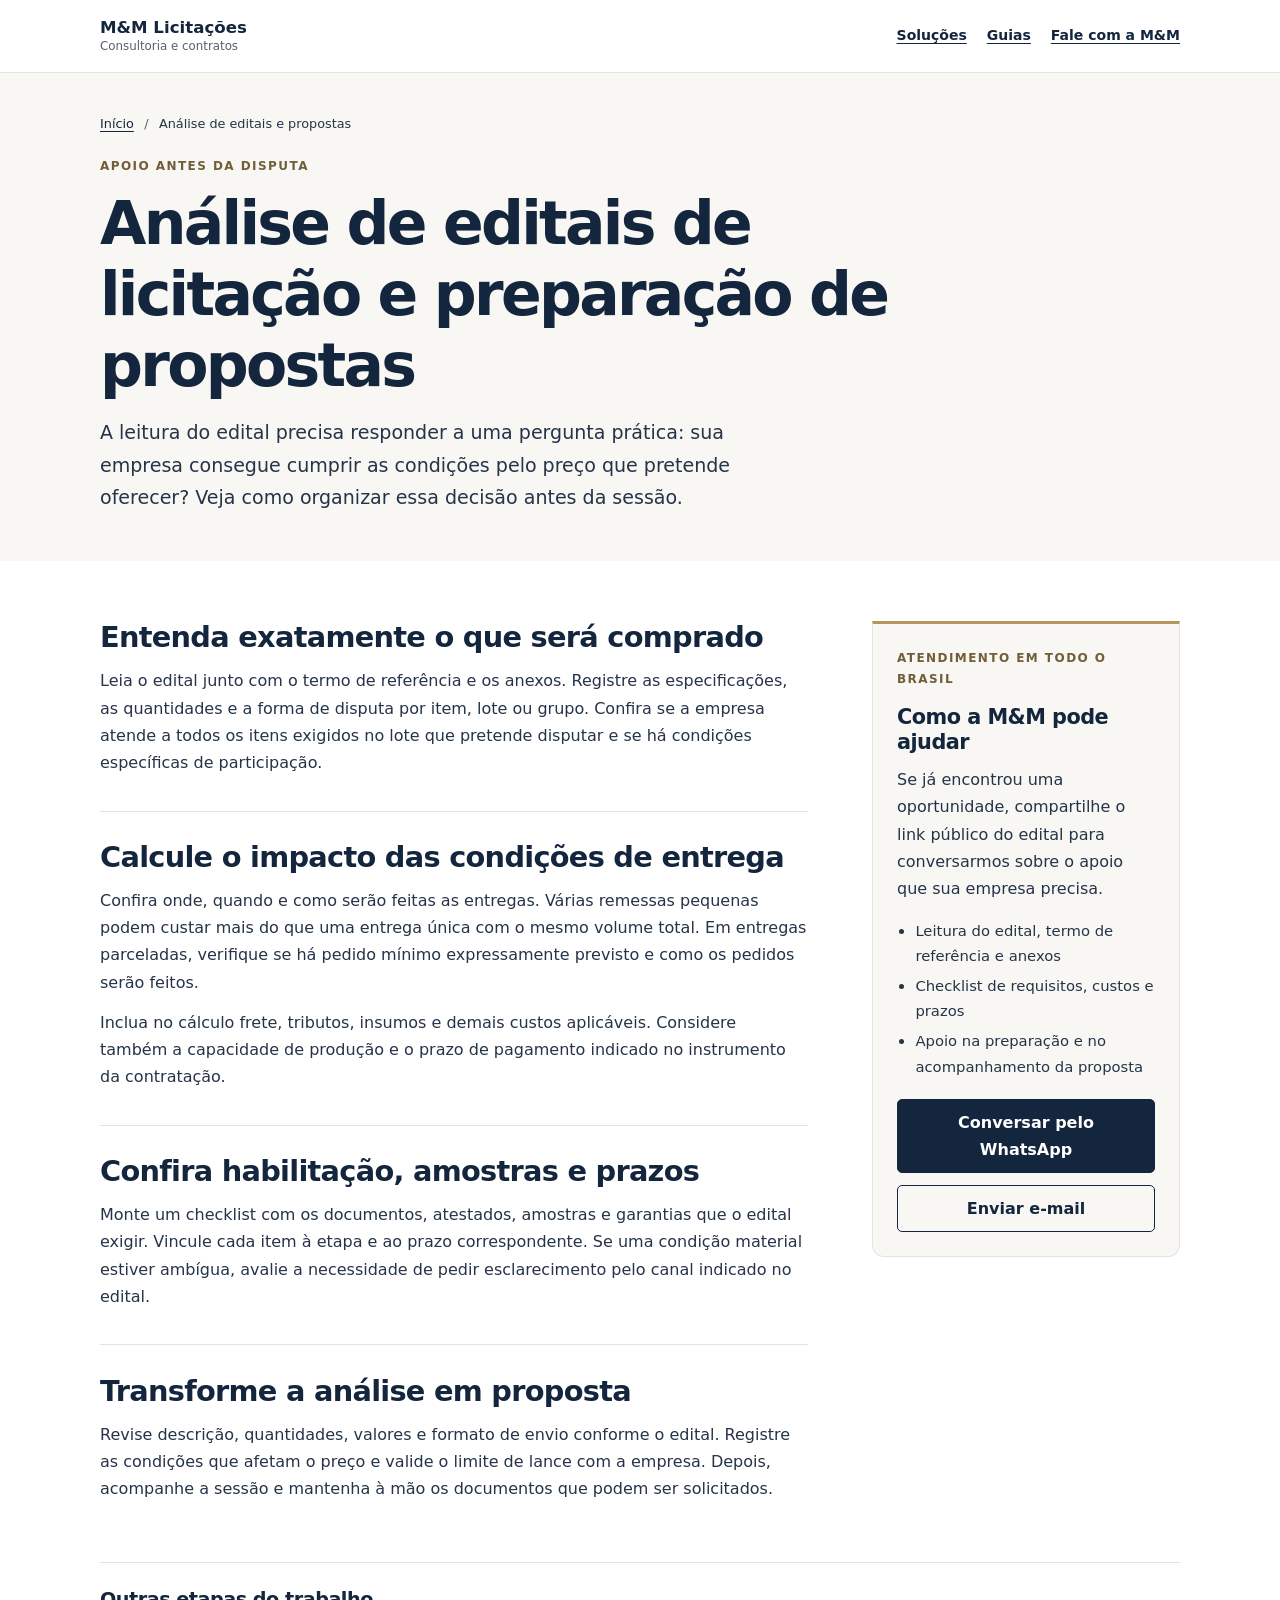
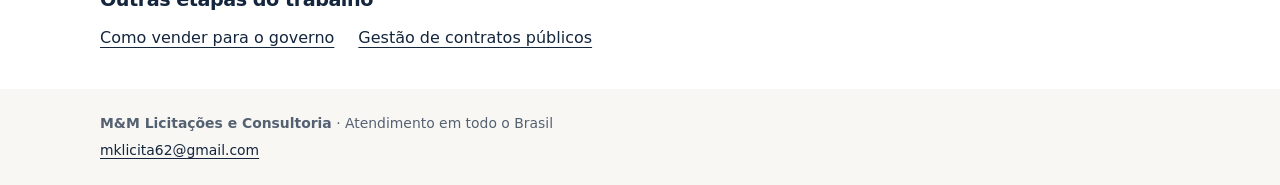
<file: analise-de-editais/index.html>
<!doctype html>
<html lang="pt-BR">
<head>
  <meta charset="utf-8">
  <meta name="viewport" content="width=device-width, initial-scale=1">
  <meta name="theme-color" content="#14263d">
  <title>Análise de editais de licitação e preparação de propostas | M&amp;M Licitações</title>
  <meta name="description" content="Veja como conferir requisitos, habilitação, prazo, frete e margem antes de decidir se sua empresa deve participar de uma licitação.">
  <meta name="robots" content="index,follow">
  <meta property="og:type" content="website">
  <meta property="og:site_name" content="M&amp;M Licitações">
  <meta property="og:locale" content="pt_BR">
  <meta property="og:title" content="Análise de editais de licitação e preparação de propostas | M&amp;M Licitações">
  <meta property="og:description" content="Veja como conferir requisitos, habilitação, prazo, frete e margem antes de decidir se sua empresa deve participar de uma licitação.">
  <meta property="og:url" content="https://mklicita62-debug.github.io/mm-licitacoes-site/analise-de-editais/">
  <link rel="canonical" href="https://mklicita62-debug.github.io/mm-licitacoes-site/analise-de-editais/">
  <link rel="icon" href="../assets/favicon.svg" type="image/svg+xml">
  <link rel="stylesheet" href="../assets/guias.css">
  <script type="application/ld+json">
{
  "@context": "https://schema.org",
  "@graph": [
    {
      "@type": "WebPage",
      "name": "Análise de editais de licitação e preparação de propostas",
      "url": "https://mklicita62-debug.github.io/mm-licitacoes-site/analise-de-editais/",
      "description": "Veja como conferir requisitos, habilitação, prazo, frete e margem antes de decidir se sua empresa deve participar de uma licitação.",
      "inLanguage": "pt-BR",
      "publisher": {
        "@type": "Organization",
        "@id": "https://mklicita62-debug.github.io/mm-licitacoes-site/#organizacao",
        "name": "M&M Licitações e Consultoria"
      }
    },
    {
      "@type": "BreadcrumbList",
      "itemListElement": [
        {
          "@type": "ListItem",
          "position": 1,
          "name": "M&M Licitações",
          "item": "https://mklicita62-debug.github.io/mm-licitacoes-site/"
        },
        {
          "@type": "ListItem",
          "position": 2,
          "name": "Análise de editais e propostas",
          "item": "https://mklicita62-debug.github.io/mm-licitacoes-site/analise-de-editais/"
        }
      ]
    }
  ]
}
  </script>
</head>
<body>
  <a class="skip" href="#conteudo">Pular para o conteúdo</a>
  <header class="site-header">
    <div class="wrap header-inner">
      <a class="brand" href="../"><strong>M&amp;M Licitações</strong><small>Consultoria e contratos</small></a>
      <nav class="site-nav" aria-label="Navegação principal">
        <a href="../#solucoes">Soluções</a>
        <a href="../#momentos">Guias</a>
        <a href="../#contato">Fale com a M&amp;M</a>
      </nav>
    </div>
  </header>
  <main id="conteudo">
    <div class="hero">
      <div class="wrap">
        <nav class="breadcrumbs" aria-label="Caminho da página">
          <ol><li><a href="../">Início</a></li><li aria-current="page">Análise de editais e propostas</li></ol>
        </nav>
        <p class="kicker">Apoio antes da disputa</p>
        <h1>Análise de editais de licitação e preparação de propostas</h1>
        <p class="lead">A leitura do edital precisa responder a uma pergunta prática: sua empresa consegue cumprir as condições pelo preço que pretende oferecer? Veja como organizar essa decisão antes da sessão.</p>
      </div>
    </div>
    <div class="wrap body-grid">
      <div class="article">
          <section>
            <h2>Entenda exatamente o que será comprado</h2>
              <p>Leia o edital junto com o termo de referência e os anexos. Registre as especificações, as quantidades e a forma de disputa por item, lote ou grupo. Confira se a empresa atende a todos os itens exigidos no lote que pretende disputar e se há condições específicas de participação.</p>
          </section>
          <section>
            <h2>Calcule o impacto das condições de entrega</h2>
              <p>Confira onde, quando e como serão feitas as entregas. Várias remessas pequenas podem custar mais do que uma entrega única com o mesmo volume total. Em entregas parceladas, verifique se há pedido mínimo expressamente previsto e como os pedidos serão feitos.</p>
              <p>Inclua no cálculo frete, tributos, insumos e demais custos aplicáveis. Considere também a capacidade de produção e o prazo de pagamento indicado no instrumento da contratação.</p>
          </section>
          <section>
            <h2>Confira habilitação, amostras e prazos</h2>
              <p>Monte um checklist com os documentos, atestados, amostras e garantias que o edital exigir. Vincule cada item à etapa e ao prazo correspondente. Se uma condição material estiver ambígua, avalie a necessidade de pedir esclarecimento pelo canal indicado no edital.</p>
          </section>
          <section>
            <h2>Transforme a análise em proposta</h2>
              <p>Revise descrição, quantidades, valores e formato de envio conforme o edital. Registre as condições que afetam o preço e valide o limite de lance com a empresa. Depois, acompanhe a sessão e mantenha à mão os documentos que podem ser solicitados.</p>
          </section>
      </div>
      <aside class="aside" aria-labelledby="apoio">
        <p class="kicker">Atendimento em todo o Brasil</p>
        <h2 id="apoio">Como a M&amp;M pode ajudar</h2>
        <p>Se já encontrou uma oportunidade, compartilhe o link público do edital para conversarmos sobre o apoio que sua empresa precisa.</p>
        <ul>
            <li>Leitura do edital, termo de referência e anexos</li>
            <li>Checklist de requisitos, custos e prazos</li>
            <li>Apoio na preparação e no acompanhamento da proposta</li>
        </ul>
        <div class="contact">
          <a class="cta cta-primary" href="https://wa.me/556282317325?text=Ol%C3%A1%2C%20minha%20empresa%20quer%20apoio%20para%20analisar%20um%20edital%20e%20preparar%20a%20proposta." target="_blank" rel="noopener noreferrer">Conversar pelo WhatsApp</a>
          <a class="cta" href="mailto:mklicita62@gmail.com?subject=An%C3%A1lise%20de%20editais%20e%20propostas%20%7C%20M%26M%20Licita%C3%A7%C3%B5es">Enviar e-mail</a>
        </div>
      </aside>
    </div>
    <section class="wrap related" aria-labelledby="relacionados">
      <h2 id="relacionados">Outras etapas do trabalho</h2>
      <ul>
          <li><a href="../como-vender-para-o-governo/">Como vender para o governo</a></li>
          <li><a href="../gestao-de-contratos-publicos/">Gestão de contratos públicos</a></li>
      </ul>
    </section>
  </main>
  <footer class="footer">
    <div class="wrap">
      <p><strong>M&amp;M Licitações e Consultoria</strong> · Atendimento em todo o Brasil</p>
      <p><a href="mailto:mklicita62@gmail.com">mklicita62@gmail.com</a></p>
    </div>
  </footer>
</body>
</html>
</file>
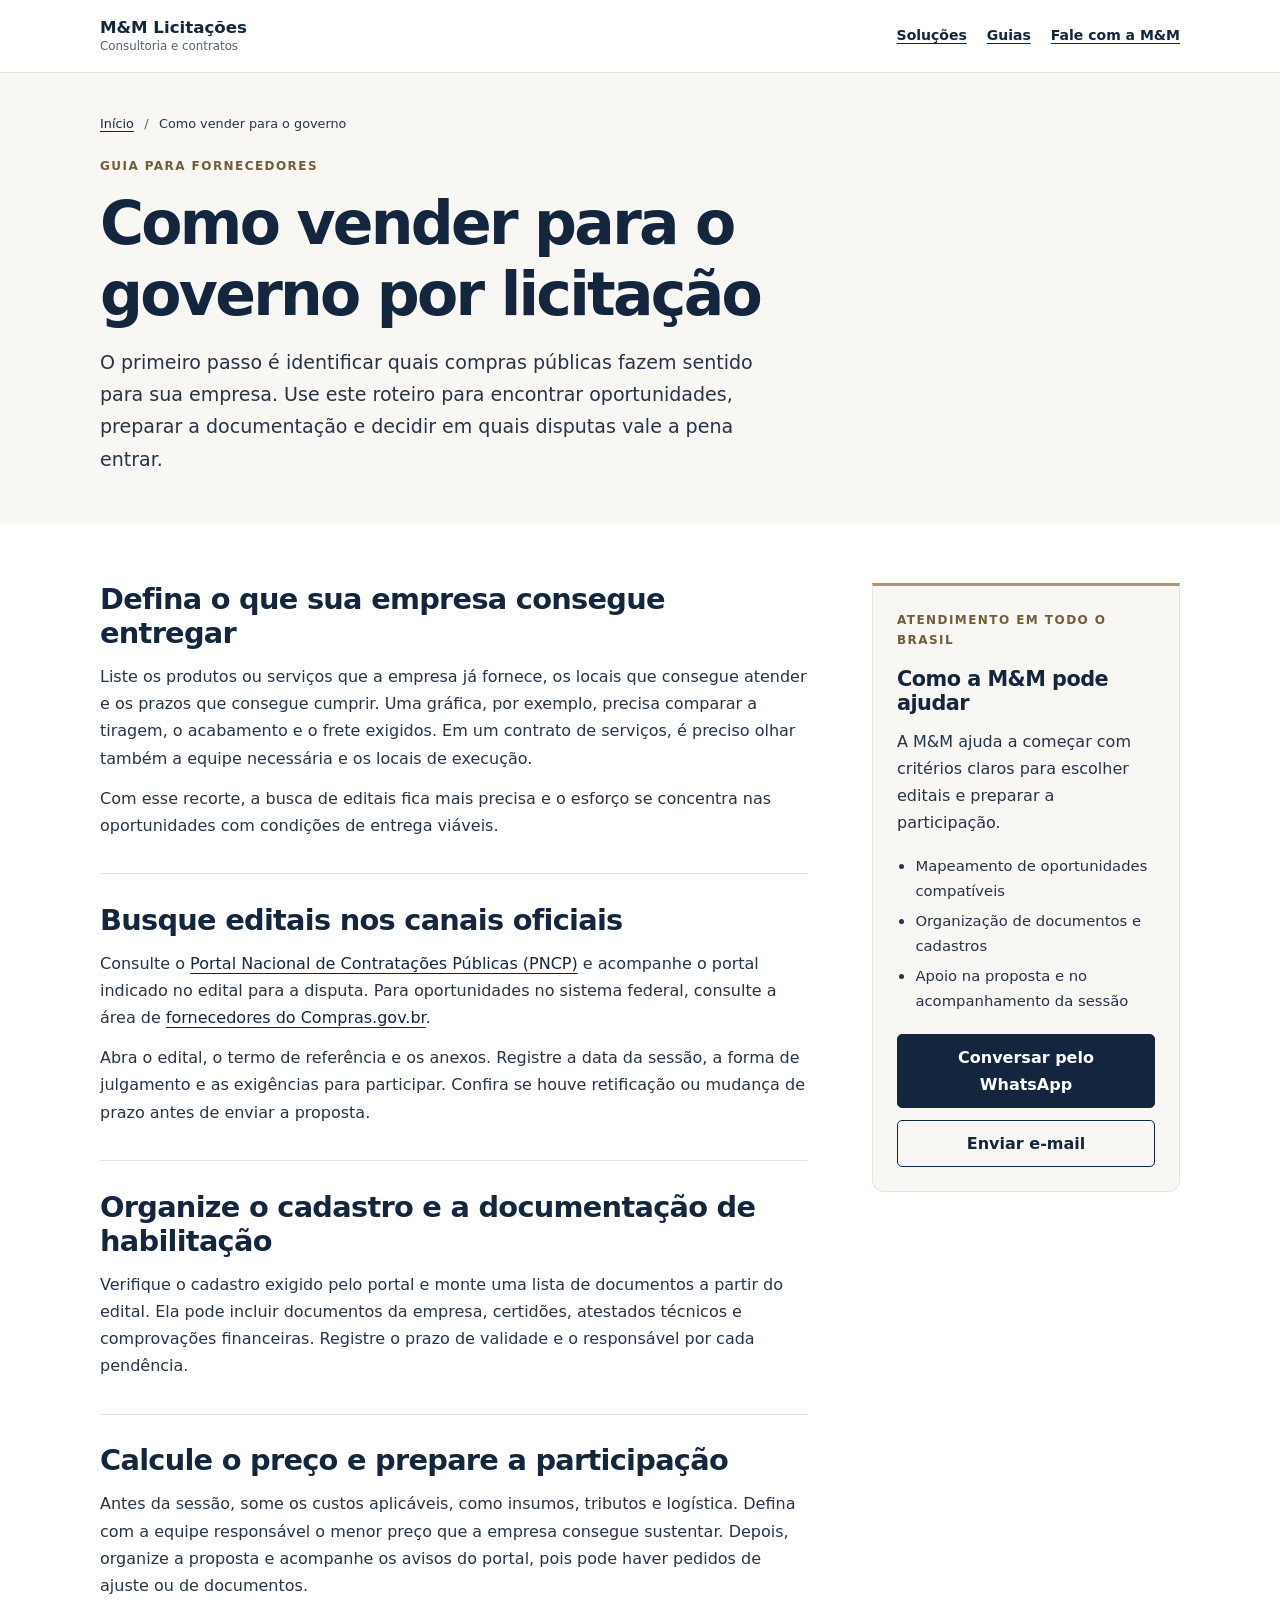
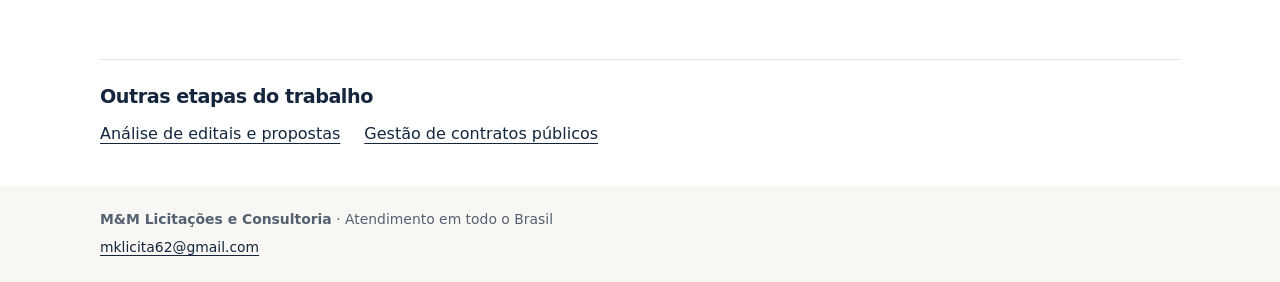
<file: como-vender-para-o-governo/index.html>
<!doctype html>
<html lang="pt-BR">
<head>
  <meta charset="utf-8">
  <meta name="viewport" content="width=device-width, initial-scale=1">
  <meta name="theme-color" content="#14263d">
  <title>Como vender para o governo por licitação | M&amp;M Licitações</title>
  <meta name="description" content="Saiba onde encontrar editais, como organizar documentos e o que conferir antes de participar da primeira licitação da sua empresa.">
  <meta name="robots" content="index,follow">
  <meta property="og:type" content="website">
  <meta property="og:site_name" content="M&amp;M Licitações">
  <meta property="og:locale" content="pt_BR">
  <meta property="og:title" content="Como vender para o governo por licitação | M&amp;M Licitações">
  <meta property="og:description" content="Saiba onde encontrar editais, como organizar documentos e o que conferir antes de participar da primeira licitação da sua empresa.">
  <meta property="og:url" content="https://mklicita62-debug.github.io/mm-licitacoes-site/como-vender-para-o-governo/">
  <link rel="canonical" href="https://mklicita62-debug.github.io/mm-licitacoes-site/como-vender-para-o-governo/">
  <link rel="icon" href="../assets/favicon.svg" type="image/svg+xml">
  <link rel="stylesheet" href="../assets/guias.css">
  <script type="application/ld+json">
{
  "@context": "https://schema.org",
  "@graph": [
    {
      "@type": "WebPage",
      "name": "Como vender para o governo por licitação",
      "url": "https://mklicita62-debug.github.io/mm-licitacoes-site/como-vender-para-o-governo/",
      "description": "Saiba onde encontrar editais, como organizar documentos e o que conferir antes de participar da primeira licitação da sua empresa.",
      "inLanguage": "pt-BR",
      "publisher": {
        "@type": "Organization",
        "@id": "https://mklicita62-debug.github.io/mm-licitacoes-site/#organizacao",
        "name": "M&M Licitações e Consultoria"
      }
    },
    {
      "@type": "BreadcrumbList",
      "itemListElement": [
        {
          "@type": "ListItem",
          "position": 1,
          "name": "M&M Licitações",
          "item": "https://mklicita62-debug.github.io/mm-licitacoes-site/"
        },
        {
          "@type": "ListItem",
          "position": 2,
          "name": "Como vender para o governo",
          "item": "https://mklicita62-debug.github.io/mm-licitacoes-site/como-vender-para-o-governo/"
        }
      ]
    }
  ]
}
  </script>
</head>
<body>
  <a class="skip" href="#conteudo">Pular para o conteúdo</a>
  <header class="site-header">
    <div class="wrap header-inner">
      <a class="brand" href="../"><strong>M&amp;M Licitações</strong><small>Consultoria e contratos</small></a>
      <nav class="site-nav" aria-label="Navegação principal">
        <a href="../#solucoes">Soluções</a>
        <a href="../#momentos">Guias</a>
        <a href="../#contato">Fale com a M&amp;M</a>
      </nav>
    </div>
  </header>
  <main id="conteudo">
    <div class="hero">
      <div class="wrap">
        <nav class="breadcrumbs" aria-label="Caminho da página">
          <ol><li><a href="../">Início</a></li><li aria-current="page">Como vender para o governo</li></ol>
        </nav>
        <p class="kicker">Guia para fornecedores</p>
        <h1>Como vender para o governo por licitação</h1>
        <p class="lead">O primeiro passo é identificar quais compras públicas fazem sentido para sua empresa. Use este roteiro para encontrar oportunidades, preparar a documentação e decidir em quais disputas vale a pena entrar.</p>
      </div>
    </div>
    <div class="wrap body-grid">
      <div class="article">
          <section>
            <h2>Defina o que sua empresa consegue entregar</h2>
              <p>Liste os produtos ou serviços que a empresa já fornece, os locais que consegue atender e os prazos que consegue cumprir. Uma gráfica, por exemplo, precisa comparar a tiragem, o acabamento e o frete exigidos. Em um contrato de serviços, é preciso olhar também a equipe necessária e os locais de execução.</p>
              <p>Com esse recorte, a busca de editais fica mais precisa e o esforço se concentra nas oportunidades com condições de entrega viáveis.</p>
          </section>
          <section>
            <h2>Busque editais nos canais oficiais</h2>
              <p>Consulte o <a href="https://www.gov.br/pncp/pt-br">Portal Nacional de Contratações Públicas (PNCP)</a> e acompanhe o portal indicado no edital para a disputa. Para oportunidades no sistema federal, consulte a área de <a href="https://www.gov.br/compras/pt-br/fornecedor">fornecedores do Compras.gov.br</a>.</p>
              <p>Abra o edital, o termo de referência e os anexos. Registre a data da sessão, a forma de julgamento e as exigências para participar. Confira se houve retificação ou mudança de prazo antes de enviar a proposta.</p>
          </section>
          <section>
            <h2>Organize o cadastro e a documentação de habilitação</h2>
              <p>Verifique o cadastro exigido pelo portal e monte uma lista de documentos a partir do edital. Ela pode incluir documentos da empresa, certidões, atestados técnicos e comprovações financeiras. Registre o prazo de validade e o responsável por cada pendência.</p>
          </section>
          <section>
            <h2>Calcule o preço e prepare a participação</h2>
              <p>Antes da sessão, some os custos aplicáveis, como insumos, tributos e logística. Defina com a equipe responsável o menor preço que a empresa consegue sustentar. Depois, organize a proposta e acompanhe os avisos do portal, pois pode haver pedidos de ajuste ou de documentos.</p>
          </section>
      </div>
      <aside class="aside" aria-labelledby="apoio">
        <p class="kicker">Atendimento em todo o Brasil</p>
        <h2 id="apoio">Como a M&amp;M pode ajudar</h2>
        <p>A M&amp;M ajuda a começar com critérios claros para escolher editais e preparar a participação.</p>
        <ul>
            <li>Mapeamento de oportunidades compatíveis</li>
            <li>Organização de documentos e cadastros</li>
            <li>Apoio na proposta e no acompanhamento da sessão</li>
        </ul>
        <div class="contact">
          <a class="cta cta-primary" href="https://wa.me/556282317325?text=Ol%C3%A1%2C%20quero%20conversar%20sobre%20como%20minha%20empresa%20pode%20come%C3%A7ar%20a%20vender%20para%20o%20governo." target="_blank" rel="noopener noreferrer">Conversar pelo WhatsApp</a>
          <a class="cta" href="mailto:mklicita62@gmail.com?subject=Como%20vender%20para%20o%20governo%20%7C%20M%26M%20Licita%C3%A7%C3%B5es">Enviar e-mail</a>
        </div>
      </aside>
    </div>
    <section class="wrap related" aria-labelledby="relacionados">
      <h2 id="relacionados">Outras etapas do trabalho</h2>
      <ul>
          <li><a href="../analise-de-editais/">Análise de editais e propostas</a></li>
          <li><a href="../gestao-de-contratos-publicos/">Gestão de contratos públicos</a></li>
      </ul>
    </section>
  </main>
  <footer class="footer">
    <div class="wrap">
      <p><strong>M&amp;M Licitações e Consultoria</strong> · Atendimento em todo o Brasil</p>
      <p><a href="mailto:mklicita62@gmail.com">mklicita62@gmail.com</a></p>
    </div>
  </footer>
</body>
</html>
</file>
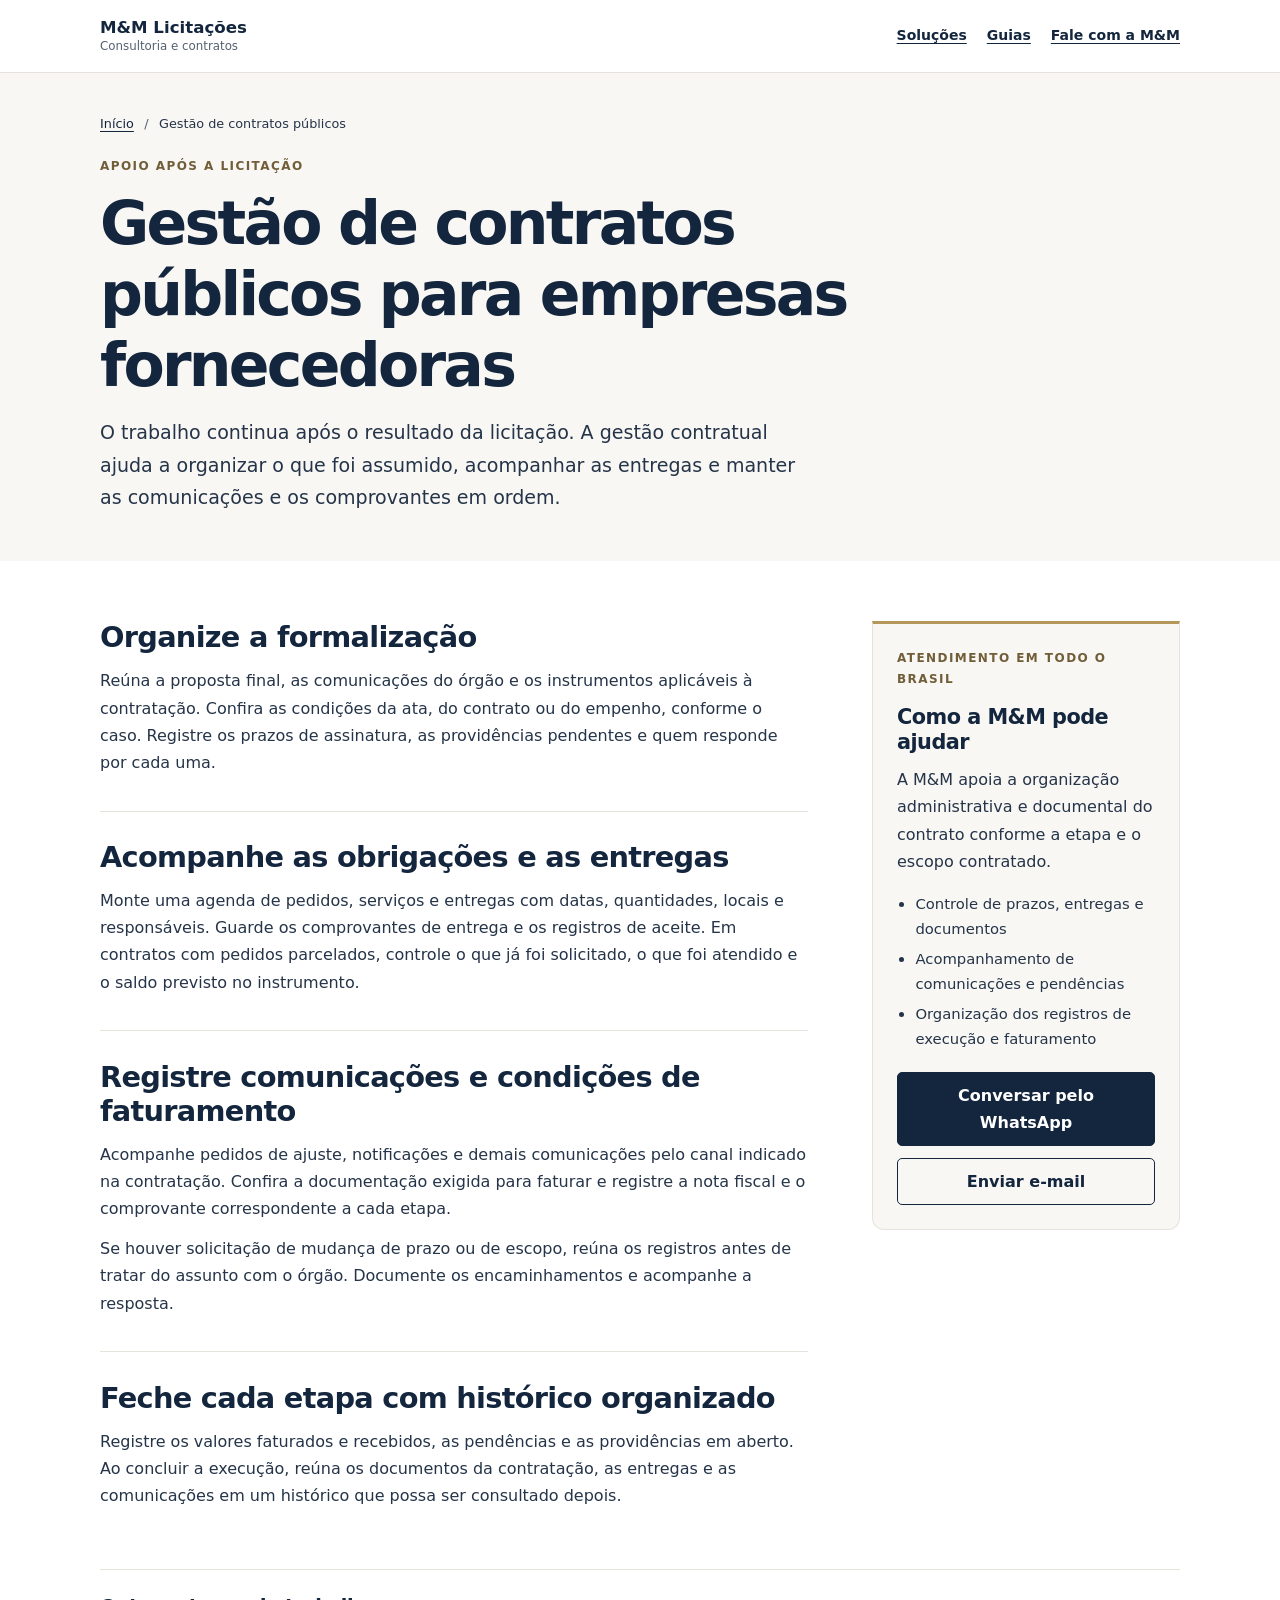
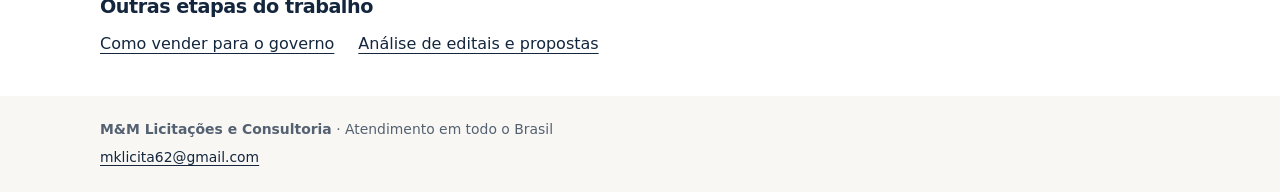
<file: gestao-de-contratos-publicos/index.html>
<!doctype html>
<html lang="pt-BR">
<head>
  <meta charset="utf-8">
  <meta name="viewport" content="width=device-width, initial-scale=1">
  <meta name="theme-color" content="#14263d">
  <title>Gestão de contratos públicos para empresas fornecedoras | M&amp;M Licitações</title>
  <meta name="description" content="Organize formalização, entregas, comunicações, faturamento e prazos de contratos públicos com apoio da M&amp;M Licitações.">
  <meta name="robots" content="index,follow">
  <meta property="og:type" content="website">
  <meta property="og:site_name" content="M&amp;M Licitações">
  <meta property="og:locale" content="pt_BR">
  <meta property="og:title" content="Gestão de contratos públicos para empresas fornecedoras | M&amp;M Licitações">
  <meta property="og:description" content="Organize formalização, entregas, comunicações, faturamento e prazos de contratos públicos com apoio da M&amp;M Licitações.">
  <meta property="og:url" content="https://mklicita62-debug.github.io/mm-licitacoes-site/gestao-de-contratos-publicos/">
  <link rel="canonical" href="https://mklicita62-debug.github.io/mm-licitacoes-site/gestao-de-contratos-publicos/">
  <link rel="icon" href="../assets/favicon.svg" type="image/svg+xml">
  <link rel="stylesheet" href="../assets/guias.css">
  <script type="application/ld+json">
{
  "@context": "https://schema.org",
  "@graph": [
    {
      "@type": "WebPage",
      "name": "Gestão de contratos públicos para empresas fornecedoras",
      "url": "https://mklicita62-debug.github.io/mm-licitacoes-site/gestao-de-contratos-publicos/",
      "description": "Organize formalização, entregas, comunicações, faturamento e prazos de contratos públicos com apoio da M&M Licitações.",
      "inLanguage": "pt-BR",
      "publisher": {
        "@type": "Organization",
        "@id": "https://mklicita62-debug.github.io/mm-licitacoes-site/#organizacao",
        "name": "M&M Licitações e Consultoria"
      }
    },
    {
      "@type": "BreadcrumbList",
      "itemListElement": [
        {
          "@type": "ListItem",
          "position": 1,
          "name": "M&M Licitações",
          "item": "https://mklicita62-debug.github.io/mm-licitacoes-site/"
        },
        {
          "@type": "ListItem",
          "position": 2,
          "name": "Gestão de contratos públicos",
          "item": "https://mklicita62-debug.github.io/mm-licitacoes-site/gestao-de-contratos-publicos/"
        }
      ]
    }
  ]
}
  </script>
</head>
<body>
  <a class="skip" href="#conteudo">Pular para o conteúdo</a>
  <header class="site-header">
    <div class="wrap header-inner">
      <a class="brand" href="../"><strong>M&amp;M Licitações</strong><small>Consultoria e contratos</small></a>
      <nav class="site-nav" aria-label="Navegação principal">
        <a href="../#solucoes">Soluções</a>
        <a href="../#momentos">Guias</a>
        <a href="../#contato">Fale com a M&amp;M</a>
      </nav>
    </div>
  </header>
  <main id="conteudo">
    <div class="hero">
      <div class="wrap">
        <nav class="breadcrumbs" aria-label="Caminho da página">
          <ol><li><a href="../">Início</a></li><li aria-current="page">Gestão de contratos públicos</li></ol>
        </nav>
        <p class="kicker">Apoio após a licitação</p>
        <h1>Gestão de contratos públicos para empresas fornecedoras</h1>
        <p class="lead">O trabalho continua após o resultado da licitação. A gestão contratual ajuda a organizar o que foi assumido, acompanhar as entregas e manter as comunicações e os comprovantes em ordem.</p>
      </div>
    </div>
    <div class="wrap body-grid">
      <div class="article">
          <section>
            <h2>Organize a formalização</h2>
              <p>Reúna a proposta final, as comunicações do órgão e os instrumentos aplicáveis à contratação. Confira as condições da ata, do contrato ou do empenho, conforme o caso. Registre os prazos de assinatura, as providências pendentes e quem responde por cada uma.</p>
          </section>
          <section>
            <h2>Acompanhe as obrigações e as entregas</h2>
              <p>Monte uma agenda de pedidos, serviços e entregas com datas, quantidades, locais e responsáveis. Guarde os comprovantes de entrega e os registros de aceite. Em contratos com pedidos parcelados, controle o que já foi solicitado, o que foi atendido e o saldo previsto no instrumento.</p>
          </section>
          <section>
            <h2>Registre comunicações e condições de faturamento</h2>
              <p>Acompanhe pedidos de ajuste, notificações e demais comunicações pelo canal indicado na contratação. Confira a documentação exigida para faturar e registre a nota fiscal e o comprovante correspondente a cada etapa.</p>
              <p>Se houver solicitação de mudança de prazo ou de escopo, reúna os registros antes de tratar do assunto com o órgão. Documente os encaminhamentos e acompanhe a resposta.</p>
          </section>
          <section>
            <h2>Feche cada etapa com histórico organizado</h2>
              <p>Registre os valores faturados e recebidos, as pendências e as providências em aberto. Ao concluir a execução, reúna os documentos da contratação, as entregas e as comunicações em um histórico que possa ser consultado depois.</p>
          </section>
      </div>
      <aside class="aside" aria-labelledby="apoio">
        <p class="kicker">Atendimento em todo o Brasil</p>
        <h2 id="apoio">Como a M&amp;M pode ajudar</h2>
        <p>A M&amp;M apoia a organização administrativa e documental do contrato conforme a etapa e o escopo contratado.</p>
        <ul>
            <li>Controle de prazos, entregas e documentos</li>
            <li>Acompanhamento de comunicações e pendências</li>
            <li>Organização dos registros de execução e faturamento</li>
        </ul>
        <div class="contact">
          <a class="cta cta-primary" href="https://wa.me/556282317325?text=Ol%C3%A1%2C%20quero%20conversar%20sobre%20apoio%20na%20gest%C3%A3o%20de%20um%20contrato%20p%C3%BAblico." target="_blank" rel="noopener noreferrer">Conversar pelo WhatsApp</a>
          <a class="cta" href="mailto:mklicita62@gmail.com?subject=Gest%C3%A3o%20de%20contratos%20p%C3%BAblicos%20%7C%20M%26M%20Licita%C3%A7%C3%B5es">Enviar e-mail</a>
        </div>
      </aside>
    </div>
    <section class="wrap related" aria-labelledby="relacionados">
      <h2 id="relacionados">Outras etapas do trabalho</h2>
      <ul>
          <li><a href="../como-vender-para-o-governo/">Como vender para o governo</a></li>
          <li><a href="../analise-de-editais/">Análise de editais e propostas</a></li>
      </ul>
    </section>
  </main>
  <footer class="footer">
    <div class="wrap">
      <p><strong>M&amp;M Licitações e Consultoria</strong> · Atendimento em todo o Brasil</p>
      <p><a href="mailto:mklicita62@gmail.com">mklicita62@gmail.com</a></p>
    </div>
  </footer>
</body>
</html>
</file>
<file: assets/guias.css>
:root {
  color-scheme: light;
  --navy: #14263d;
  --ink: #253448;
  --muted: #546171;
  --gold: #b6975b;
  --paper: #f8f7f4;
  --line: #e6e3dc;
}

* { box-sizing: border-box; }
body {
  margin: 0;
  color: var(--ink);
  background: #fff;
  font: 16px/1.7 system-ui, -apple-system, "Segoe UI", sans-serif;
}
a { color: var(--navy); text-underline-offset: .22em; }
a:focus-visible { outline: 3px solid var(--gold); outline-offset: 4px; }
.wrap { width: min(1080px, calc(100% - 48px)); margin-inline: auto; }
.skip {
  position: absolute;
  top: -10rem;
  left: 1rem;
  z-index: 1;
  padding: .5rem .75rem;
  background: #fff;
}
.skip:focus { top: 1rem; }
.site-header { border-bottom: 1px solid var(--line); }
.header-inner {
  min-height: 72px;
  display: flex;
  align-items: center;
  justify-content: space-between;
  gap: 1rem;
  padding-block: .75rem;
}
.brand { display: grid; line-height: 1.3; text-decoration: none; }
.brand strong { font-size: 1.04rem; }
.brand small { color: var(--muted); font-size: .74rem; }
.site-nav { display: flex; flex-wrap: wrap; gap: .45rem 1.25rem; font-size: .875rem; }
.site-nav a { font-weight: 650; }
.hero { padding: 2.5rem 0 3rem; background: var(--paper); }
.breadcrumbs { margin-bottom: 1.35rem; font-size: .8rem; }
.breadcrumbs ol { display: flex; flex-wrap: wrap; gap: .35rem .65rem; margin: 0; padding: 0; list-style: none; }
.breadcrumbs li + li::before { content: "/"; margin-right: .65rem; color: var(--muted); }
.kicker {
  margin: 0 0 .7rem;
  color: #715e38;
  font-size: .75rem;
  font-weight: 750;
  letter-spacing: .12em;
  text-transform: uppercase;
}
h1, h2, h3 { margin: 0 0 .75rem; color: var(--navy); line-height: 1.18; }
h1 { max-width: 840px; font-size: clamp(2rem, 5vw, 3.75rem); letter-spacing: -.045em; }
h2 { font-size: clamp(1.35rem, 2.6vw, 1.8rem); letter-spacing: -.025em; }
.lead { max-width: 700px; margin: 1rem 0 0; font-size: clamp(1rem, 2vw, 1.19rem); }
.body-grid {
  display: grid;
  grid-template-columns: minmax(0, 1fr) minmax(238px, 308px);
  gap: clamp(1.5rem, 6vw, 4rem);
  align-items: start;
  padding-block: clamp(2rem, 5vw, 3.75rem);
}
.article section + section { margin-top: 2.15rem; padding-top: 1.85rem; border-top: 1px solid var(--line); }
.article p { margin: 0 0 .8rem; }
.article p:last-child { margin-bottom: 0; }
.article ul { margin: 0 0 .9rem; padding-left: 1.25rem; }
.article li + li { margin-top: .35rem; }
.aside {
  padding: 1.5rem;
  border: 1px solid var(--line);
  border-top: 3px solid var(--gold);
  border-radius: 0 0 12px 12px;
  background: var(--paper);
}
.aside h2 { font-size: 1.3rem; }
.aside p { margin: 0 0 1rem; }
.aside ul { margin: 0 0 1.3rem; padding-left: 1.15rem; font-size: .925rem; }
.aside li + li { margin-top: .3rem; }
.contact { display: grid; gap: .75rem; }
.cta {
  display: inline-flex;
  min-height: 44px;
  align-items: center;
  justify-content: center;
  padding: .55rem .75rem;
  border: 1px solid var(--navy);
  border-radius: 5px;
  text-align: center;
  text-decoration: none;
  font-weight: 700;
}
.cta-primary { color: #fff; background: var(--navy); }
.cta:hover { text-decoration: underline; }
.related { border-top: 1px solid var(--line); padding-block: 1.6rem 2.4rem; }
.related h2 { font-size: 1.2rem; }
.related ul { display: flex; flex-wrap: wrap; gap: .55rem 1.5rem; margin: 0; padding: 0; list-style: none; }
.footer { padding-block: 1.4rem; color: var(--muted); background: var(--paper); font-size: .87rem; }
.footer p { margin: 0; }
.footer p + p { margin-top: .25rem; }

@media (max-width: 700px) {
  .wrap { width: calc(100% - 32px); }
  .header-inner { align-items: flex-start; flex-direction: column; gap: .55rem; }
  .body-grid { grid-template-columns: 1fr; }
}
</file>
